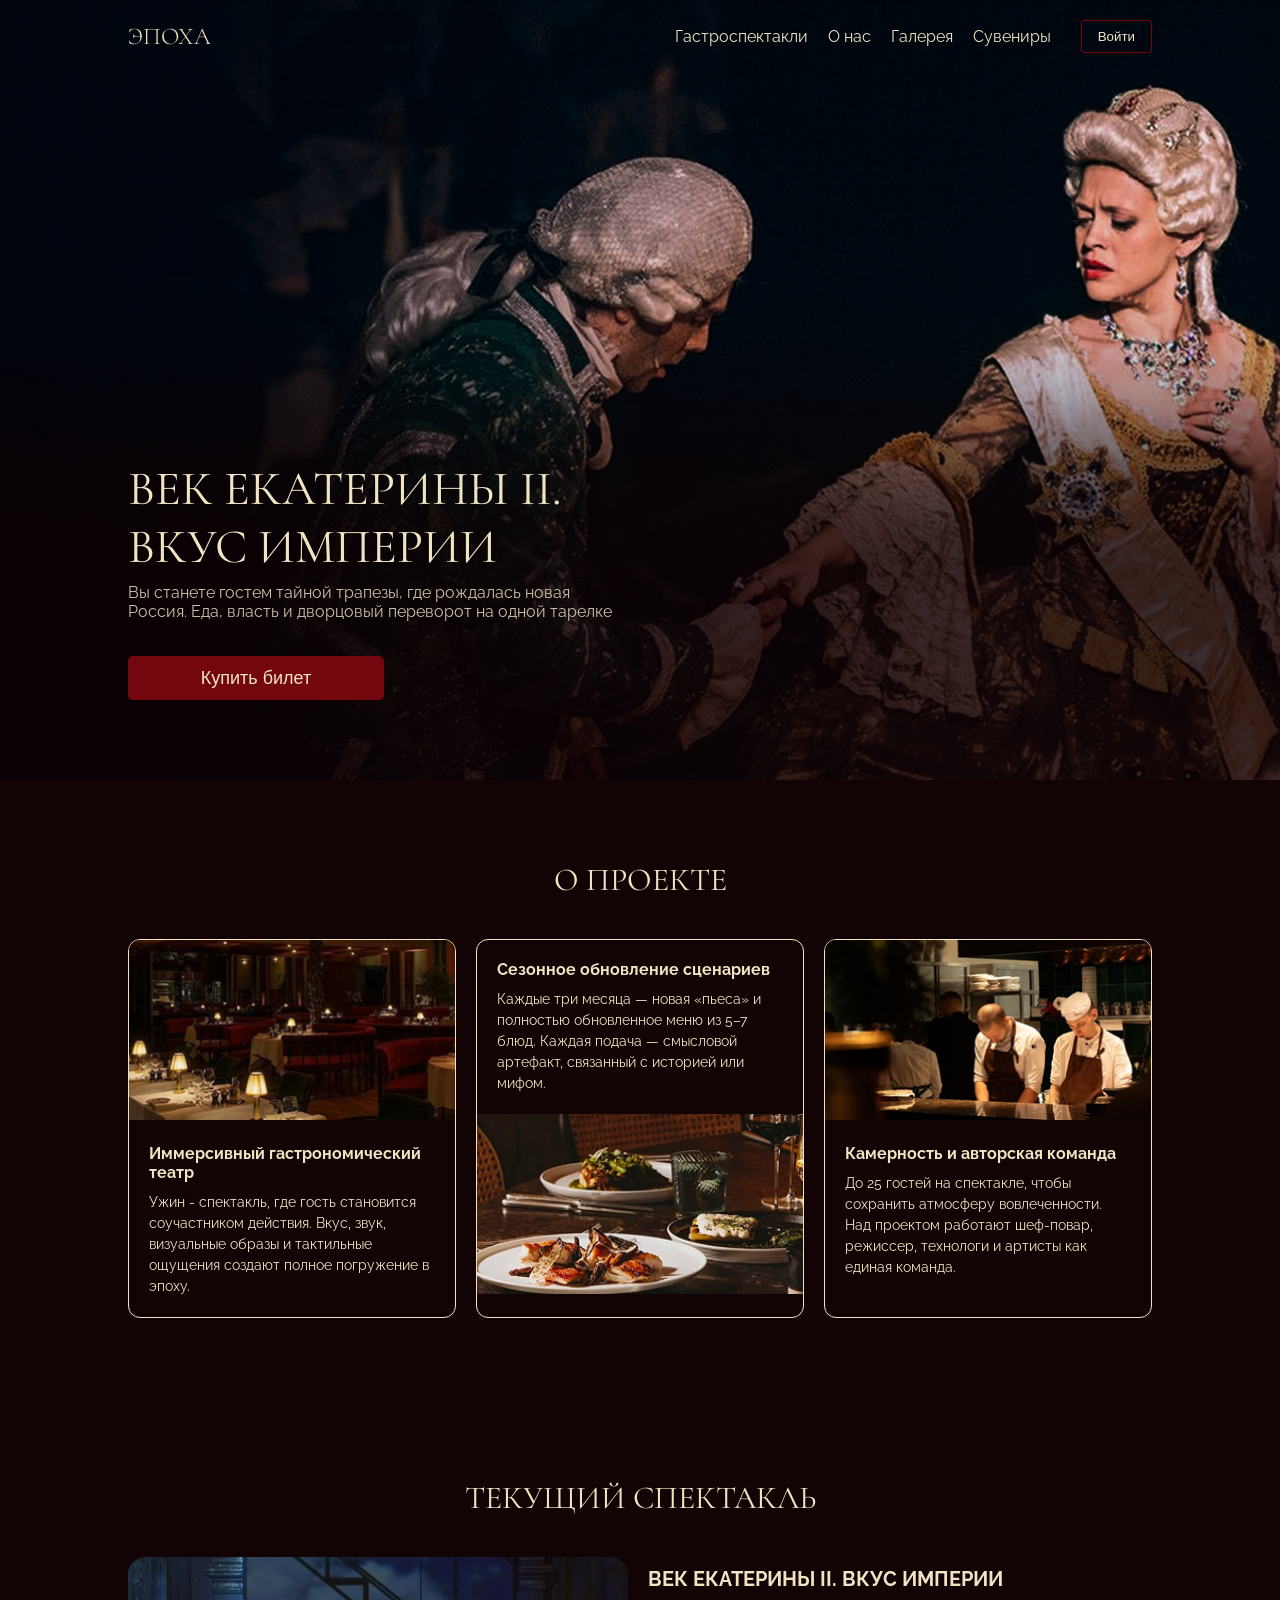
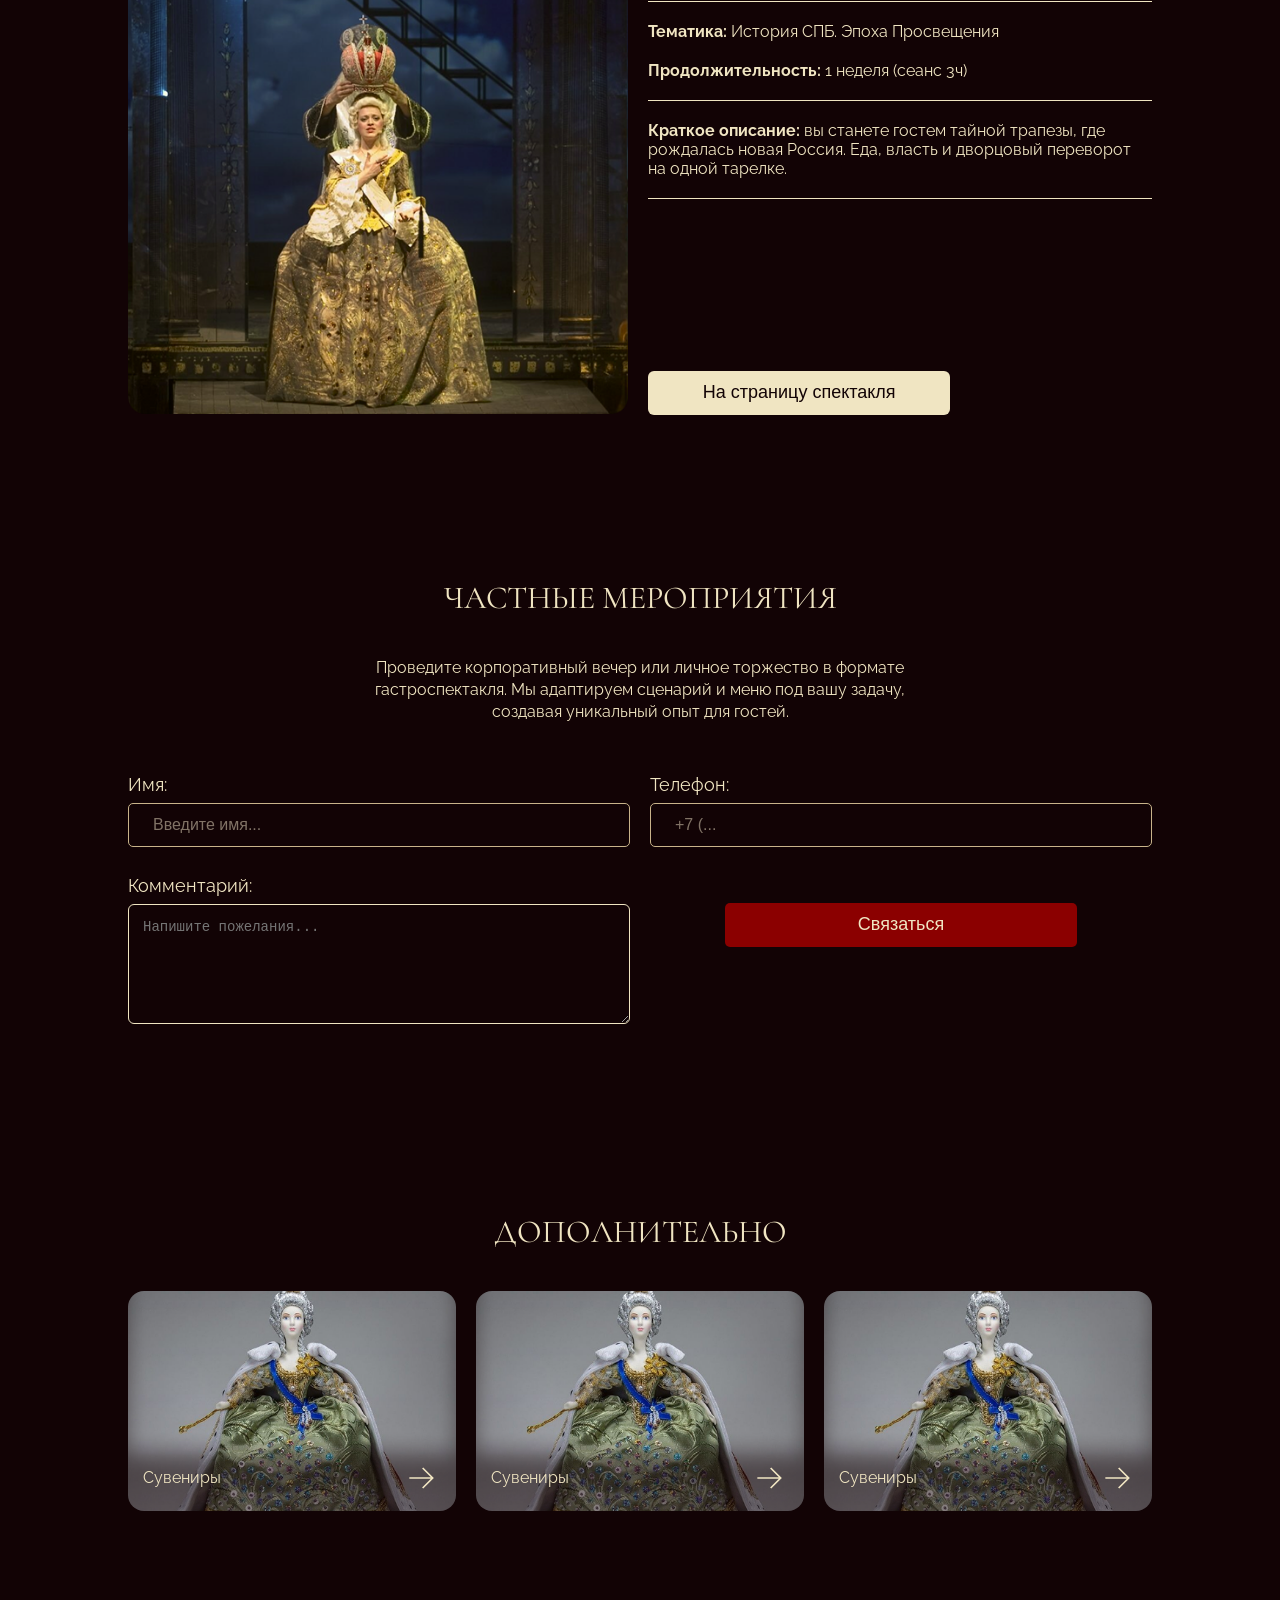
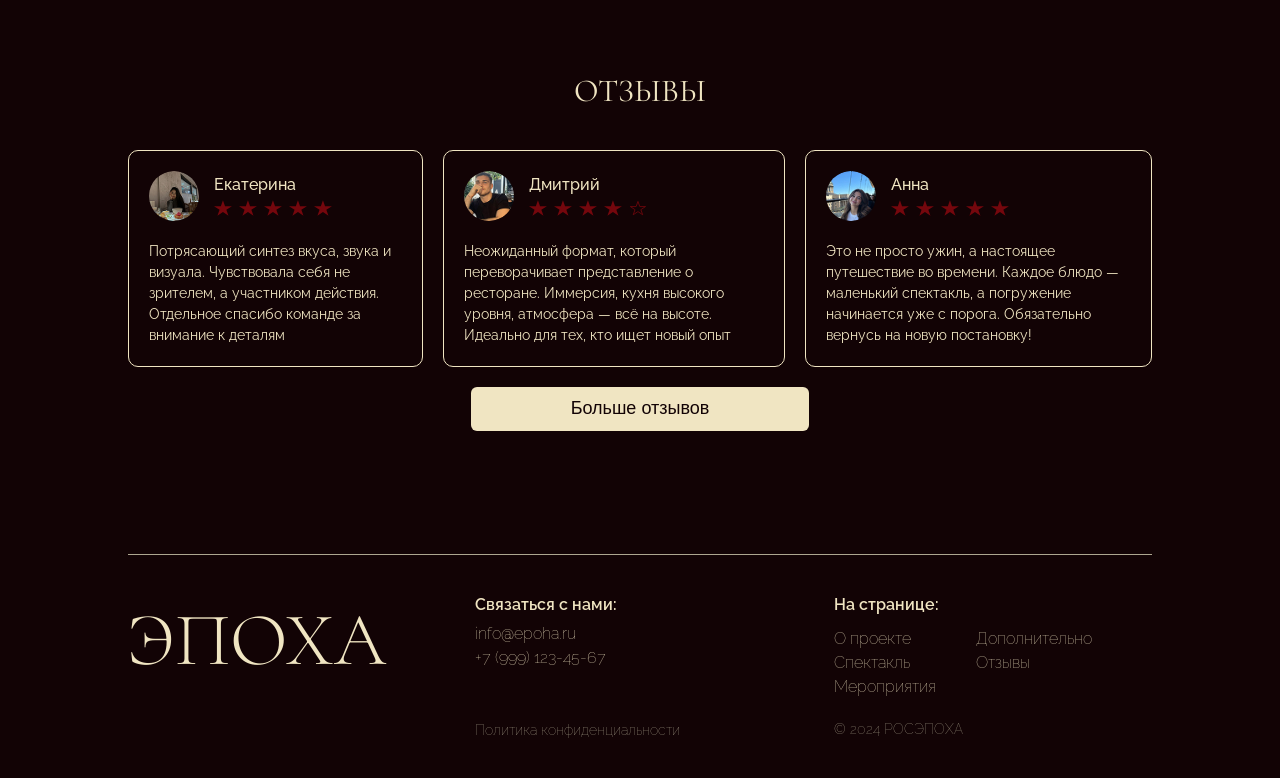
<file: index.html>
<!DOCTYPE html>
<html lang="ru">
<head>
  <meta charset="UTF-8">
  <title>Эпоха</title>
  <link rel="stylesheet" href="css/c.css">
  <link rel="preconnect" href="https://fonts.googleapis.com">
  <link rel="preconnect" href="https://fonts.gstatic.com" crossorigin>
  <link href="https://fonts.googleapis.com/css2?family=Cormorant+Garamond:ital,wght@0,300..700;1,300..700&family=Raleway:ital,wght@0,100..900;1,100..900&display=swap" rel="stylesheet">
</head>
<body>

<header class="header" style="position: absolute;">
  <div class="container nav">
    <div class="logo" onclick="window.location.href='index.html'">ЭПОХА</div>

    <button class="burger" id="burgerBtn">
      <span></span>
      <span></span>
      <span></span>
    </button>


    <div class="mobile-menu" id="mobileMenu">

      <nav class="menu">
        <a href="index3.html">Гастроспектакли</a>
        <a href="index2.html">О нас</a>
        <a href="#">Галерея</a>
        <a href="#">Сувениры</a>
      </nav>

      <button class="btn-outline">
        Войти
      </button>

    </div>
  </div>
</header>

<section class="hero">
  <div class="container hero-content">
    <h1>ВЕК ЕКАТЕРИНЫ II.<br>ВКУС ИМПЕРИИ</h1>
    <p>Вы станете гостем тайной трапезы, где рождалась новая Россия. 
      Еда, власть и дворцовый переворот на одной тарелке</p>
    <button class="btn" onclick="window.location.href='index4.html'">Купить билет</button>
  </div>
</section>

<section class="about">
  <div class="container">
    <h2 class="title">О ПРОЕКТЕ</h2>

    <div class="about-cards">

      <article class="about-card">
        <img src="img/2.png" alt="img">
        <div class="card-content">
          <h3>Иммерсивный гастрономический театр</h3>
          <p>Ужин - спектакль, где гость становится соучастником действия. Вкус, звук, визуальные образы и тактильные ощущения создают полное погружение в эпоху.</p>
        </div>
      </article>

      <article class="about-card">
        <div class="card-content">
          <h3>Сезонное обновление сценариев</h3>
          <p>Каждые три месяца — новая «пьеса» и полностью обновленное меню из 5–7 блюд. Каждая подача — смысловой артефакт, связанный с историей или мифом.</p>
        </div>
        <img src="img/3.png" alt="img">
      </article>

      <article class="about-card">
        <img src="img/4.png" alt="img">
        <div class="card-content">
          <h3>Камерность и авторская команда</h3>
          <p>До 25 гостей на спектакле, чтобы сохранить атмосферу вовлеченности. Над проектом работают шеф-повар, режиссер, технологи и артисты как единая команда.</p>
        </div>
      </article>

    </div>
  </div>
</section>


<section class="performance">
  <div class="container">
    <h2 class="title">ТЕКУЩИЙ СПЕКТАКЛЬ</h2>

    <div class="performance-box">

      <div class="performance-image">
        <img src="img/5.png" alt="img">
      </div>

      <div class="performance-info">
        <div class="performance-top">
        <h3>ВЕК ЕКАТЕРИНЫ II. ВКУС ИМПЕРИИ</h3>

        <div class="line"></div>

        <p><strong>Тематика:</strong> История СПБ. Эпоха Просвещения</p>
        <p><strong>Продолжительность:</strong> 1 неделя (сеанс 3ч)</p>

        <div class="line"></div>

        <p>
          <strong>Краткое описание:</strong>
           вы станете гостем тайной трапезы, где рождалась новая Россия. Еда, власть и дворцовый переворот на одной тарелке.
        </p>

        <div class="line"></div>
        </div>

        <button class="btn-light" onclick="window.location.href='index4.html'">На страницу спектакля</button>
      </div>

    </div>
  </div>
</section>

<section class="events">
  <div class="container">

    <h2 class="title">ЧАСТНЫЕ МЕРОПРИЯТИЯ</h2>

    <p class="events-text">
      Проведите корпоративный вечер или личное торжество в формате гастроспектакля.
      Мы адаптируем сценарий и меню под вашу задачу, создавая уникальный опыт для гостей.
    </p>

    <form class="form">

      <div class="form-row">
        <div class="form-group">
          <label>Имя:</label>
          <input type="text" placeholder="Введите имя...">
        </div>

        <div class="form-group">
          <label>Телефон:</label>
          <input type="tel" placeholder="+7 (...">
        </div>
      </div>

      <div class="form-row">
        <div class="form-group ">
          <label>Комментарий:</label>
          <textarea placeholder="Напишите пожелания..."></textarea>
        </div>

        <div class="form-group">
          <button class="btn-form">Связаться</button>
        </div>
      </div>

    </form>

  </div>
</section>


<section class="extra">
  <div class="container">

    <h2 class="title">ДОПОЛНИТЕЛЬНО</h2>

    <div class="extra-cards">

      <div class="extra-card">
        <img src="img/6.png" alt="img">
        <div class="overlay">
          <span>Сувениры</span>
            <svg class="arrow-e" viewBox="0 0 24 24">
              <path d="M5 12H19M13 6L19 12L13 18"/>
            </svg>
        </div>
      </div>

      <div class="extra-card">
        <img src="img/6.png" alt="img">
        <div class="overlay">
          <span>Сувениры</span>
            <svg class="arrow-e" viewBox="0 0 24 24">
              <path d="M5 12H19M13 6L19 12L13 18"/>
            </svg>
        </div>
      </div>

      <div class="extra-card">
        <img src="img/6.png" alt="img">
        <div class="overlay">
          <span>Сувениры</span>
            <svg class="arrow-e" viewBox="0 0 24 24">
              <path d="M5 12H19M13 6L19 12L13 18"/>
            </svg>
        </div>
      </div>

    </div>


  </div>
</section>

<section class="reviews">
  <div class="container">
    <h2 class="title">ОТЗЫВЫ</h2>
    <div class="reviews-group">
    <div class="reviews-list">

      <div class="review-card">
        <div class="review-header">
          <img src="img/a1.png" alt="img" class="avatar">

          <div class="user-info">
            <div class="name">Екатерина</div>

            <div class="stars">
              <img src="img/з.svg" alt="img">
              <img src="img/з.svg" alt="img">
              <img src="img/з.svg" alt="img">
              <img src="img/з.svg" alt="img">
              <img src="img/з.svg" alt="img">
            </div>
          </div>
        </div>

        <p class="review-text">
          Потрясающий синтез вкуса, звука и визуала. Чувствовала себя не зрителем, а участником действия. Отдельное спасибо команде за внимание к деталям
        </p>

      </div>

      <div class="review-card">
        <div class="review-header">
          <img src="img/a2.png" alt="img" class="avatar">

          <div class="user-info">
            <div class="name">Дмитрий</div>
            <div class="stars">
              <img src="img/з.svg" alt="img">
              <img src="img/з.svg" alt="img">
              <img src="img/з.svg" alt="img">
              <img src="img/з.svg" alt="img">
              <img src="img/з2.svg" alt="img">
            </div>
          </div>
        </div>

        <p class="review-text">
          Неожиданный формат, который переворачивает представление о ресторане. Иммерсия, кухня высокого уровня, атмосфера — всё на высоте. Идеально для тех, кто ищет новый опыт 
        </p>
      </div>


      <div class="review-card">
        <div class="review-header">
          <img src="img/a3.png" alt="img" class="avatar">

          <div class="user-info">
            <div class="name">Анна</div>
            <div class="stars">
              <img src="img/з.svg" alt="img">
              <img src="img/з.svg" alt="img">
              <img src="img/з.svg" alt="img">
              <img src="img/з.svg" alt="img">
              <img src="img/з.svg" alt="img">
            </div>
          </div>
        </div>

        <p class="review-text">
          Это не просто ужин, а настоящее путешествие во времени. Каждое блюдо — маленький спектакль, а погружение начинается уже с порога. Обязательно вернусь на новую постановку!
        </p>
      </div>

    </div>

    <button class="btn-light">Больше отзывов</button>
    </div>
  </div>
</section>

<footer class="footer">
  <div class="container">
    <div class="footer-line"></div>
    <div class="footer-content">

      <div class="footer-col logo-col">
        <div class="logo-footer">ЭПОХА</div>
      </div>

      <div class="footer-col">
        <h4>Связаться с нами:</h4>
        <p>info@epoha.ru</p>
        <p>+7 (999) 123-45-67</p>
        <p class="policy">Политика конфиденциальности</p>
      </div>

      <div class="footer-col">
        <h4>На странице:</h4>

        <div class="footer-links">

          <div class="links-col">
            <a href="#">О проекте</a>
            <a href="#">Спектакль</a>
            <a href="#">Мероприятия</a>
          </div>

          <div class="links-col">
            <a href="#">Дополнительно</a>
            <a href="#">Отзывы</a>
          </div>

        </div>

        <p class="copyright">© 2024 РОСЭПОХА</p>
      </div>

    </div>

  </div>
</footer>
<script src="js/menu.js"></script>
</body>
</html>
</file>
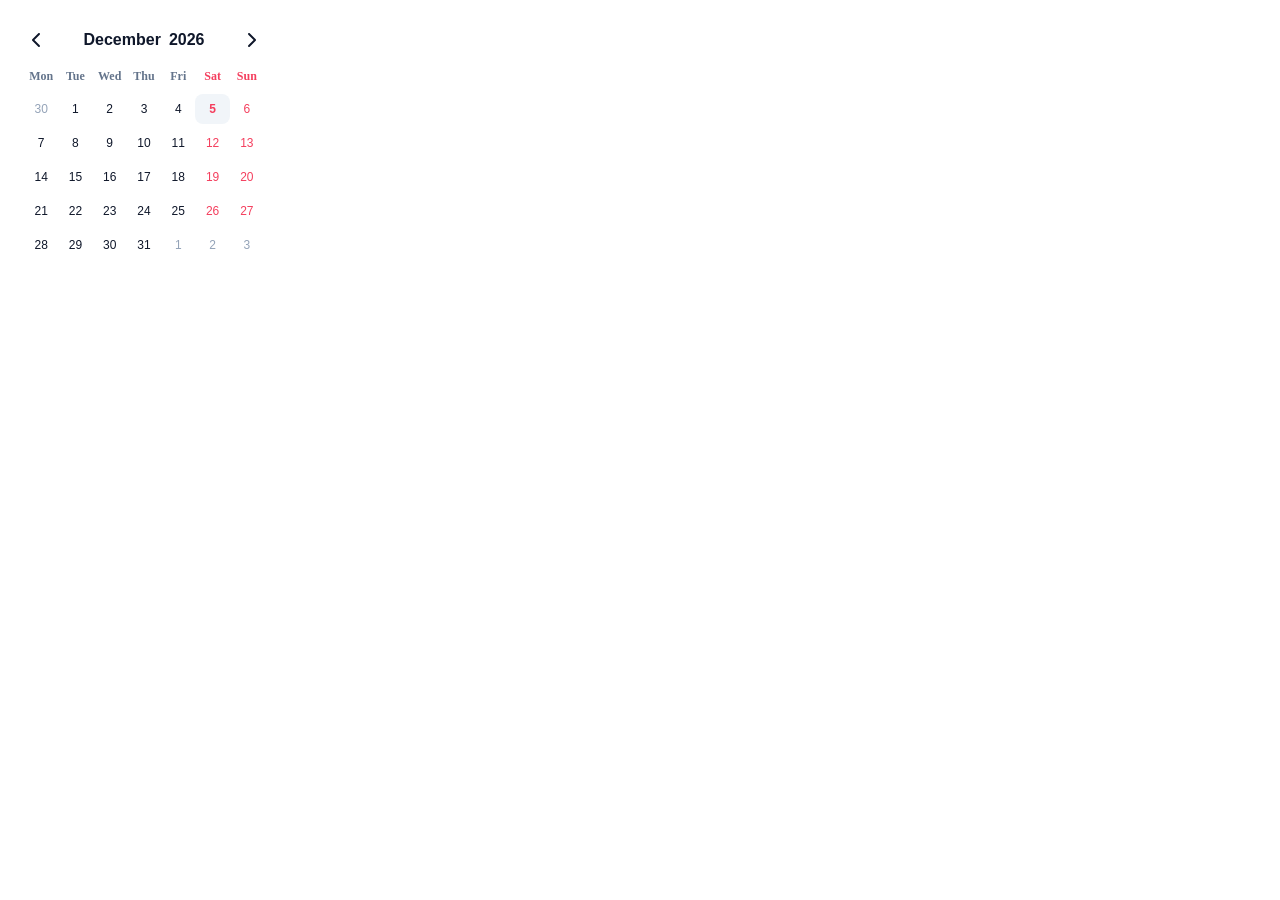
<file: calendar/index.html>
<!doctype html>
<html lang="en">
  <head>
    <meta charset="UTF-8" />
    <meta name="viewport" content="width=device-width, initial-scale=1.0" />
    <title>The Vanilla Calendar Pro is a versatile JavaScript date and time picker component with TypeScript support, making it compatible with any JavaScript frameworks and libraries.</title>
    <link href="./styles/index.css" rel="stylesheet" />
    <script src="./utils/index.js" defer></script>
    <script src="./index.js" defer></script>
  </head>
  <body style="display: flex; justify-items: flex-start">
    <div id="calendar"></div>
    <script>
      document.addEventListener('DOMContentLoaded', () => {
        // Destructuring the Calendar constructor and its utilities.
        const { Calendar } = window.VanillaCalendarPro;
        const { getDateString } = window.VanillaCalendarProUtils;

        // Instantiate the calendar and initialize it.
        const calendar = new Calendar('#calendar');
        calendar.init();

        // Create logs for demonstration.
        console.log('A copy of the calendar:', calendar);
        console.log('Date string conversion utility:', getDateString(new Date()));
      });
    </script>
  </body>
</html>
</file>
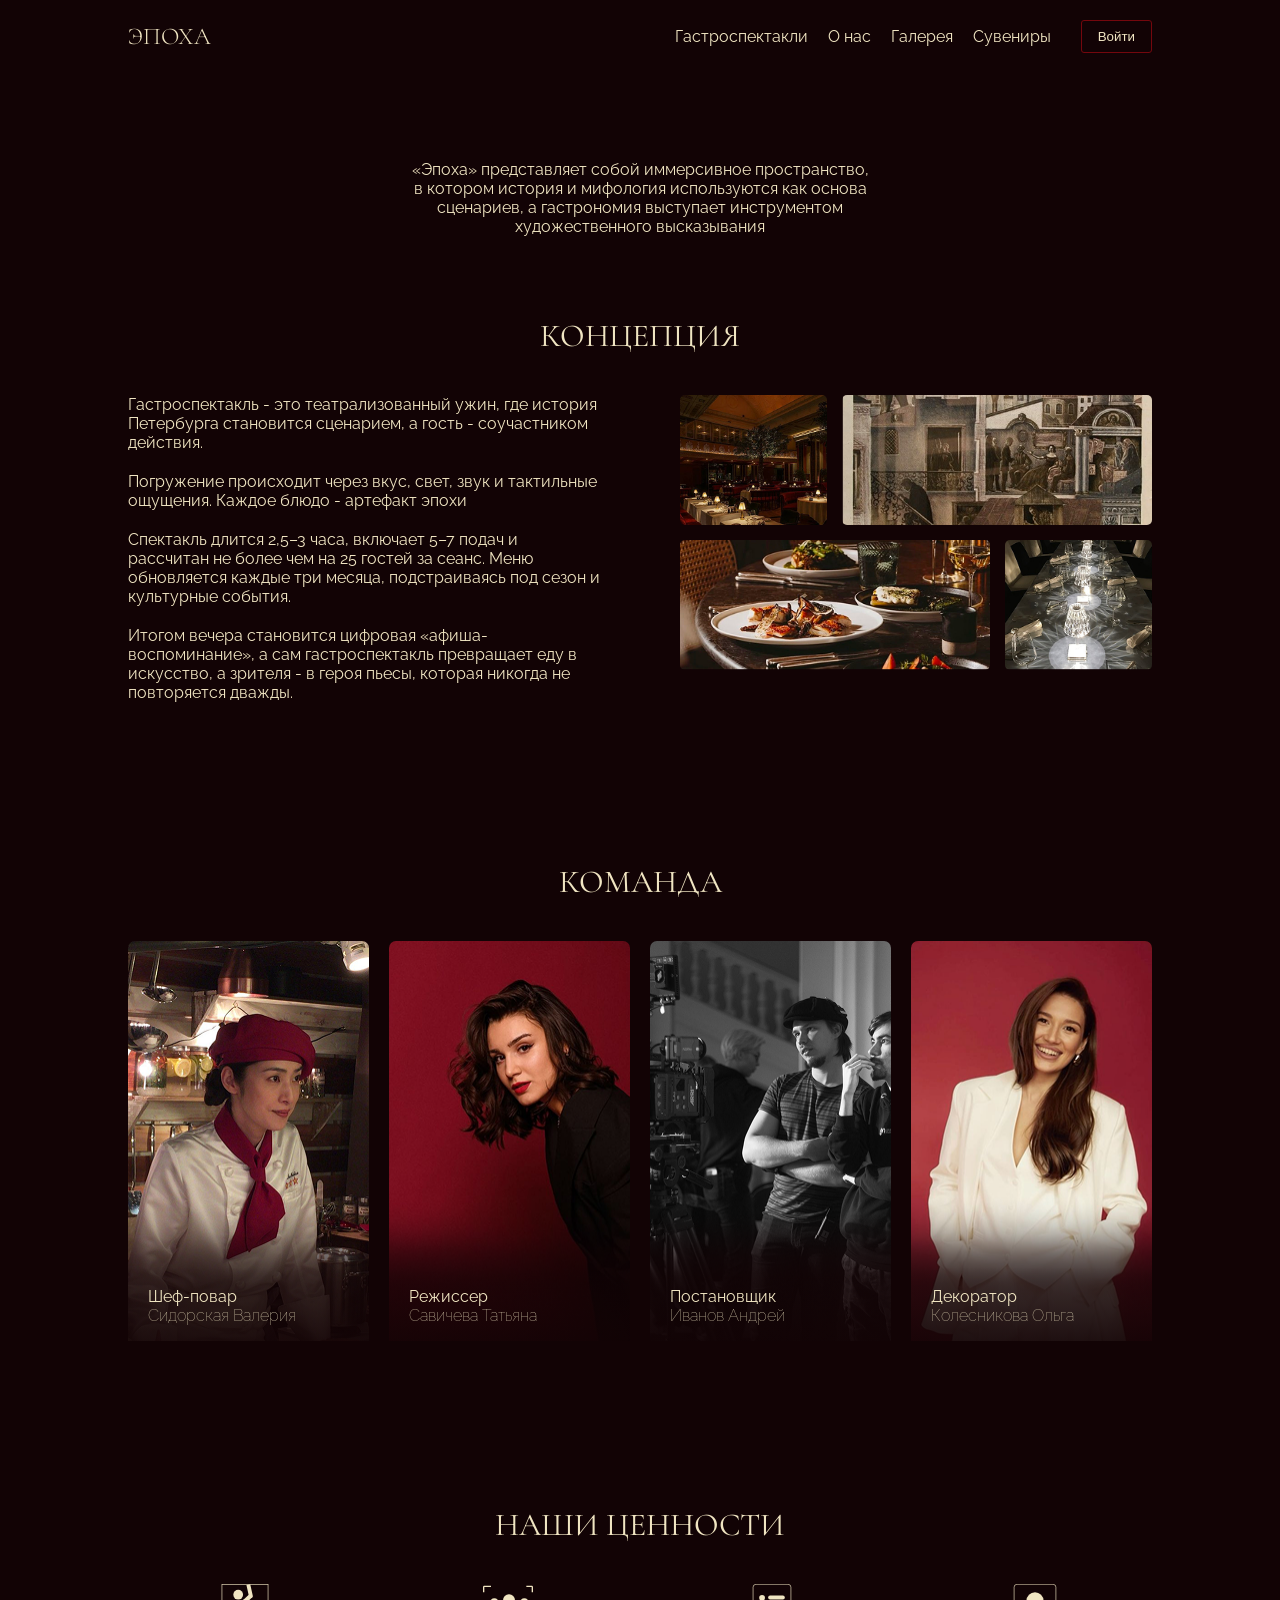
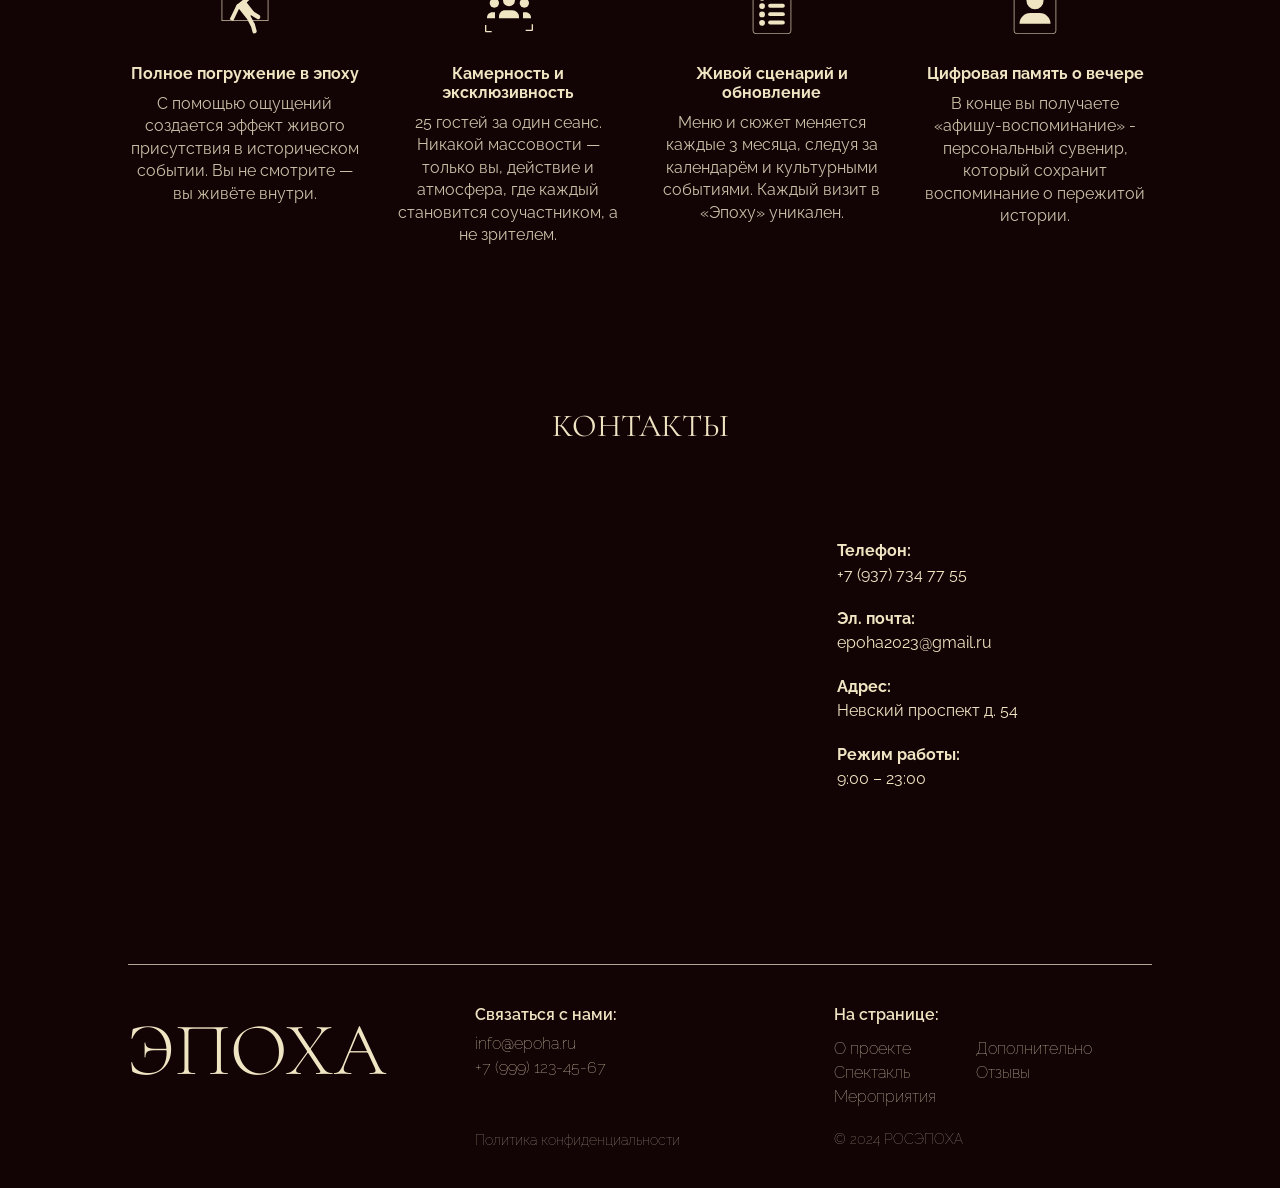
<file: index2.html>
<!DOCTYPE html>
<html lang="ru">
<head>
  <meta charset="UTF-8">
  <title>Эпоха</title>
  <link rel="stylesheet" href="css/c.css">
  <link rel="preconnect" href="https://fonts.googleapis.com">
  <link rel="preconnect" href="https://fonts.gstatic.com" crossorigin>
  <link href="https://fonts.googleapis.com/css2?family=Cormorant+Garamond:ital,wght@0,300..700;1,300..700&family=Raleway:ital,wght@0,100..900;1,100..900&display=swap" rel="stylesheet">
</head>
<body>

<header class="header" style="position: absolute;">
  <div class="container nav">
    <div class="logo" onclick="window.location.href='index.html'">ЭПОХА</div>

    <button class="burger" id="burgerBtn">
      <span></span>
      <span></span>
      <span></span>
    </button>


    <div class="mobile-menu" id="mobileMenu">

      <nav class="menu">
        <a href="index3.html">Гастроспектакли</a>
        <a href="index2.html">О нас</a>
        <a href="#">Галерея</a>
        <a href="#">Сувениры</a>
      </nav>

      <button class="btn-outline">
        Войти
      </button>

    </div>
  </div>
</header>

<section class="concept">
  <div class="container">
    <p class="top-text">
      «Эпоха» представляет собой иммерсивное пространство, в котором история и мифология используются как основа сценариев, 
        а гастрономия выступает инструментом художественного высказывания
    </p>

    <h2 class="title">КОНЦЕПЦИЯ</h2>

    <div class="concept-grid">
      <div class="concept-text">
        <p>Гастроспектакль - это театрализованный ужин, где история Петербурга становится сценарием, а гость - соучастником действия.</p>
        <p>Погружение происходит через вкус, свет, звук и тактильные ощущения. Каждое блюдо - артефакт эпохи</p>
        <p>Спектакль длится 2,5–3 часа, включает 5–7 подач и рассчитан не более чем на 25 гостей за сеанс. Меню обновляется каждые три месяца, подстраиваясь под сезон и культурные события.</p>
        <p>Итогом вечера становится цифровая «афиша-воспоминание», а сам гастроспектакль превращает еду в искусство, а зрителя - в героя пьесы, которая никогда не повторяется дважды.</p>
      </div>

      <div class="concept-images">
        <img src="img/к1.png" alt="img" class="img1">
        <img src="img/к2.png" alt="img" class="img2">
        <img src="img/к3.png" alt="img" class="img3">
        <img src="img/к4.png" alt="img" class="img4">
      </div>

    </div>

  </div>
</section>


<section class="team">
  <div class="container">
    <h2 class="title">КОМАНДА</h2>

    <div class="team-grid">
      <div class="team-card">
        <img src="img/ком1.png" alt="img">
        <div class="overlay2">
          <p>Шеф-повар</p>
          <span>Сидорская Валерия</span>
        </div>
      </div>

      <div class="team-card">
        <img src="img/ком2.png" alt="img">
        <div class="overlay2">
          <p>Режиссер</p>
          <span>Савичева Татьяна</span>
        </div>
      </div>

      <div class="team-card">
        <img src="img/ком3.png" alt="img">
        <div class="overlay2">
          <p>Постановщик</p>
          <span>Иванов Андрей</span>
        </div>
      </div>

      <div class="team-card">
        <img src="img/ком4.png" alt="img">
        <div class="overlay2">
          <p>Декоратор</p>
          <span>Колесникова Ольга</span>
        </div>
      </div>

    </div>
  </div>
</section>


<section class="values">
  <div class="container">
    <h2 class="title">НАШИ ЦЕННОСТИ</h2>

    <div class="values-grid">
      <div class="value-item">
        <img src="img/икон1.svg" alt="img" class="icon">
        <h4>Полное погружение в эпоху</h4>
        <p>С помощью ощущений создается эффект живого присутствия в историческом событии. Вы не смотрите — вы живёте внутри.</p>
      </div>

      <div class="value-item">
        <img src="img/икон2.svg" alt="img" class="icon">
        <h4>Камерность и эксклюзивность</h4>
        <p>25 гостей за один сеанс. Никакой массовости — только вы, действие и атмосфера, где каждый становится соучастником, а не зрителем.</p>
      </div>

      <div class="value-item">
        <img src="img/икон3.svg" alt="img" class="icon">
        <h4>Живой сценарий и обновление</h4>
        <p>Меню и сюжет меняется каждые 3 месяца, следуя за календарём и культурными событиями. Каждый визит в «Эпоху» уникален.</p>
      </div>

      <div class="value-item">
        <img src="img/икон4.svg" alt="img" class="icon">
        <h4>Цифровая память о вечере</h4>
        <p>В конце вы получаете «афишу-воспоминание» - персональный  сувенир, который сохранит воспоминание  о пережитой истории.</p>
      </div>
    </div>
  </div>
</section>


<section class="contacts">
  <div class="container">
    <h2 class="title">КОНТАКТЫ</h2>

    <div class="contacts-grid">

      <div class="map">
        <iframe src="https://yandex.ru/map-widget/v1/?indoorLevel=1&ll=30.336790%2C59.934375&mode=search&ol=geo&ouri=ymapsbm1%3A%2F%2Fgeo%3Fdata%3DCgg1NzQyMzc4OBJQ0KDQvtGB0YHQuNGPLCDQodCw0L3QutGCLdCf0LXRgtC10YDQsdGD0YDQsywg0J3QtdCy0YHQutC40Lkg0L_RgNC-0YHQv9C10LrRgiwgNTQiCg29sfJBFc28b0I%2C&z=16.71" width="560" height="400
        " frameborder="1" allowfullscreen="true" style="position:relative;"></iframe>
      </div>

      <div class="contacts-info">
        <p><strong>Телефон:</strong><br>+7 (937) 734 77 55</p>
        <p><strong>Эл. почта:</strong><br>epoha2023@gmail.ru</p>
        <p><strong>Адрес:</strong><br>Невский проспект д. 54</p>
        <p><strong>Режим работы:</strong><br>9:00 – 23:00</p>
      </div>

    </div>
  </div>
</section>


<footer class="footer">
  <div class="container">
    <div class="footer-line"></div>
    <div class="footer-content">

      <div class="footer-col logo-col">
        <div class="logo-footer">ЭПОХА</div>
      </div>

      <div class="footer-col">
        <h4>Связаться с нами:</h4>
        <p>info@epoha.ru</p>
        <p>+7 (999) 123-45-67</p>
        <p class="policy">Политика конфиденциальности</p>
      </div>

      <div class="footer-col">
        <h4>На странице:</h4>

        <div class="footer-links">

          <div class="links-col">
            <a href="#">О проекте</a>
            <a href="#">Спектакль</a>
            <a href="#">Мероприятия</a>
          </div>

          <div class="links-col">
            <a href="#">Дополнительно</a>
            <a href="#">Отзывы</a>
          </div>

        </div>

        <p class="copyright">© 2024 РОСЭПОХА</p>
      </div>

    </div>

  </div>
</footer>
<script src="js/menu.js"></script>
</body>
</html>
</file>
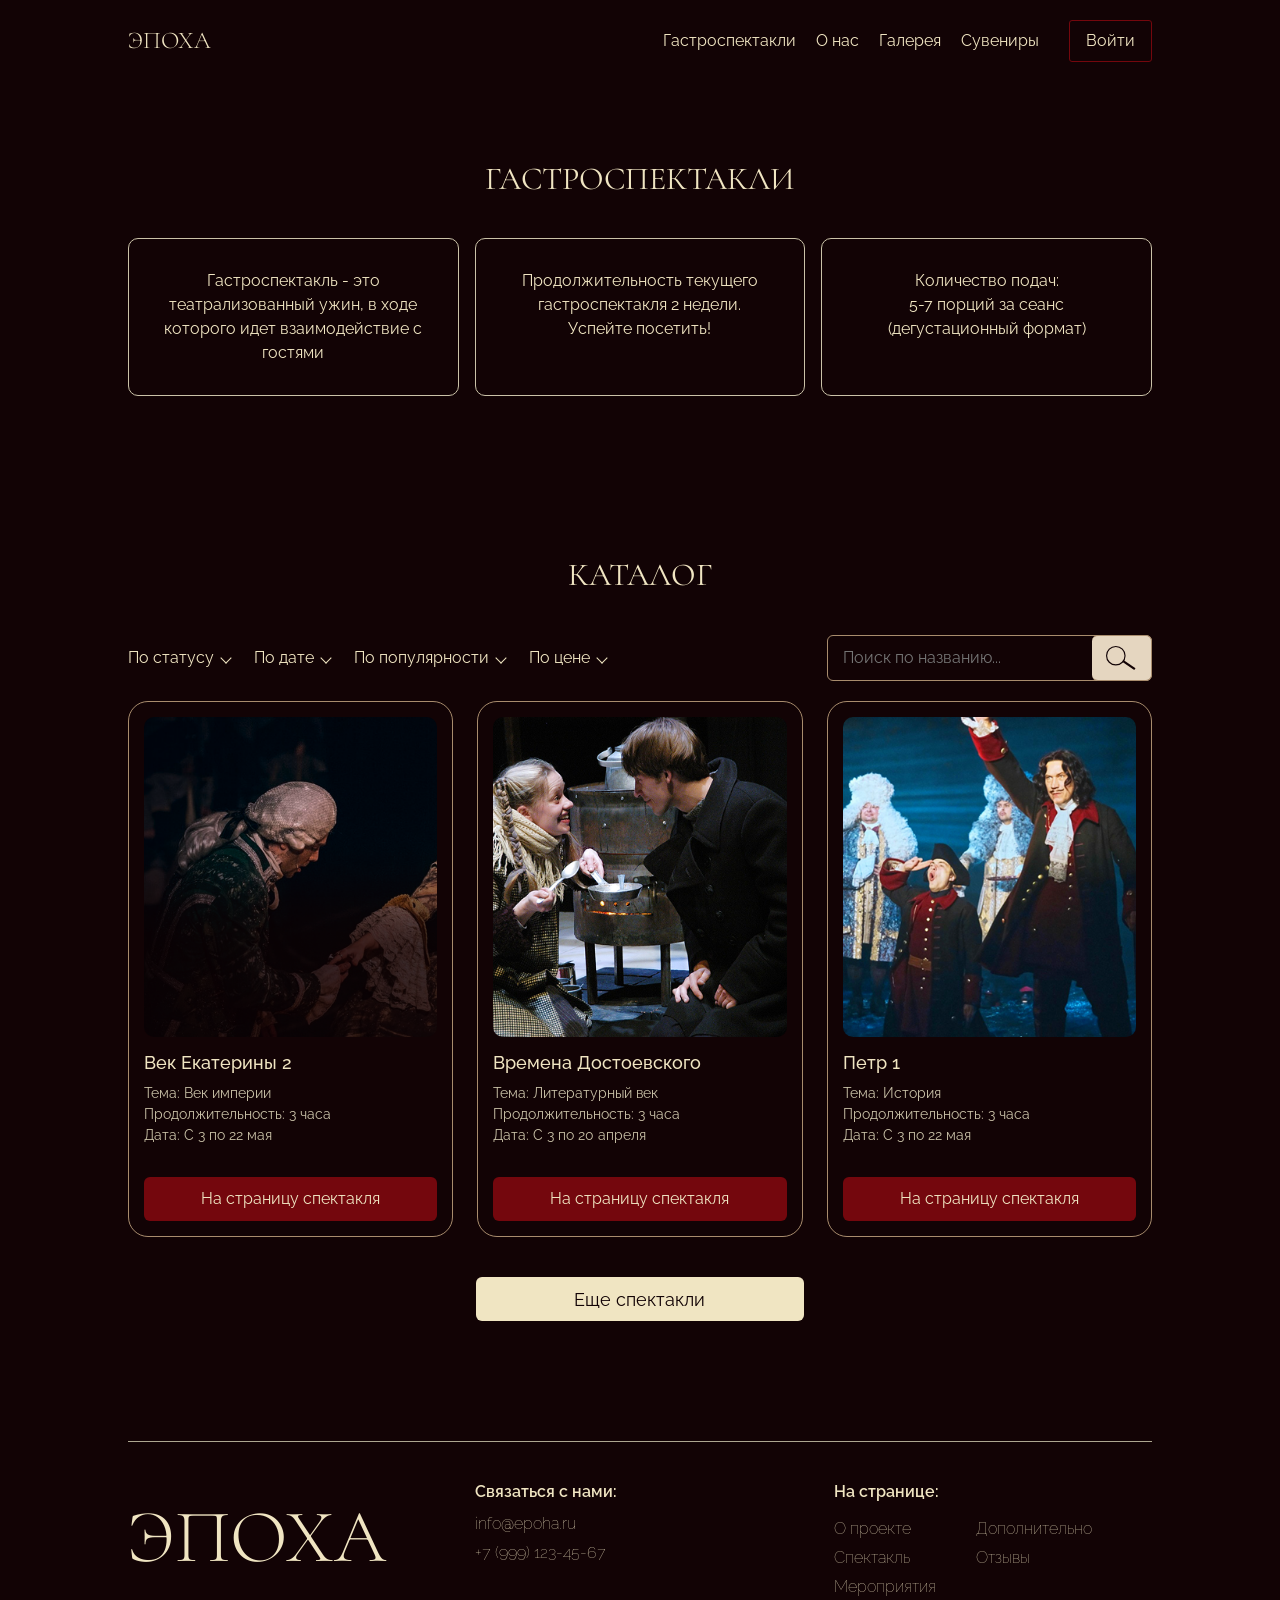
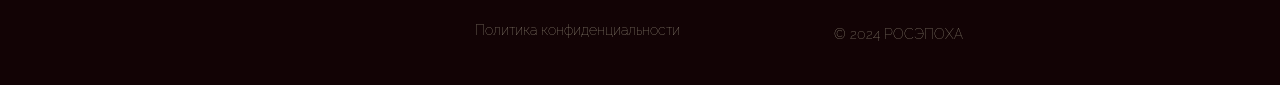
<file: index3.html>
<!DOCTYPE html>
<html lang="ru">
<head>
  <meta charset="UTF-8">
  <title>Эпоха</title>
  <link href="css/bootstrap.min.css" rel="stylesheet">

  <link rel="preconnect" href="https://fonts.googleapis.com">
  <link rel="preconnect" href="https://fonts.gstatic.com" crossorigin>
  <link href="https://fonts.googleapis.com/css2?family=Cormorant+Garamond:ital,wght@0,300..700;1,300..700&family=Raleway:ital,wght@0,100..900;1,100..900&display=swap" rel="stylesheet">
  <link rel="stylesheet" href="css/c.css">
</head>
<body>

<header class="header" style="position: absolute;">
  <div class="container nav">
    <div class="logo" onclick="window.location.href='index.html'">ЭПОХА</div>

    <button class="burger" id="burgerBtn">
      <span></span>
      <span></span>
      <span></span>
    </button>


    <div class="mobile-menu" id="mobileMenu">

      <nav class="menu">
        <a href="index3.html">Гастроспектакли</a>
        <a href="index2.html">О нас</a>
        <a href="#">Галерея</a>
        <a href="#">Сувениры</a>
      </nav>

      <button class="btn-outline">
        Войти
      </button>

    </div>
  </div>
</header>

<section class="gastro">
  <div class="container">
    <h2 class="title">ГАСТРОСПЕКТАКЛИ</h2>
    <div class="row g-3">
      <div class=" col-md-4">
        <div class="punkt">
          <p>Гастроспектакль - это театрализованный ужин, в ходе которого идет взаимодействие с гостями</p>
        </div>
      </div>
      <div class=" col-md-4">
        <div class="punkt">
          <p>Продолжительность текущего гастроспектакля 2 недели. Успейте посетить!</p>
        </div>
      </div>
      <div class="col-md-4">
        <div class="punkt">
          <p>Количество подач: <br>5-7 порций за сеанс <br> (дегустационный формат)</p>
        </div>
      </div>
    </div>
  </div>
</section>

<section class="katalog">
  <div class="container">
    <h2 class="title">КАТАЛОГ</h2>
      <div class="row align-items-center filters">

          <div class="col-md-8 d-flex gap-4 flex-wrap">

            <div class="dropdown">
              <button class="filter-btn" data-bs-toggle="dropdown">
                По статусу <span class="arrow"></span>
              </button>
              <ul class="dropdown-menu custom-dropdown">
                <li>
                  <a
                    class="dropdown-item filter-option"
                    data-type="status"
                    data-value="all"
                    href="#"
                  >Все</a>
                </li>

                <li>
                  <a
                    class="dropdown-item filter-option"
                    data-type="status"
                    data-value="active"
                    href="#"
                  >Активные</a>
                </li>

                <li>
                  <a
                    class="dropdown-item filter-option"
                    data-type="status"
                    data-value="archive"
                    href="#"
                  >Архив</a>
                </li>
              </ul>
            </div>

            <div class="dropdown">
              <button class="filter-btn" data-bs-toggle="dropdown">
                По дате <span class="arrow"></span>
              </button>
              <ul class="dropdown-menu custom-dropdown">
                <li>
                  <a
                    class="dropdown-item filter-option active-filter"
                    data-type="date"
                    data-value="all"
                    href="#"
                  >Все</a>
                </li>

                <li>
                  <a
                    class="dropdown-item filter-option"
                    data-type="date"
                    data-value="may"
                    href="#"
                  >Май</a>
                </li>

                <li>
                  <a
                    class="dropdown-item filter-option"
                    data-type="date"
                    data-value="april"
                    href="#"
                  >Апрель</a>
                </li>

                <li>
                  <a
                    class="dropdown-item filter-option"
                    data-type="date"
                    data-value="june"
                    href="#"
                  > Июнь</a>
                </li>
              </ul>
            </div>

            <div class="dropdown">
              <button class="filter-btn" data-bs-toggle="dropdown">
                По популярности <span class="arrow"></span>
              </button>
              <ul class="dropdown-menu custom-dropdown">
                <li>
                  <a
                    class="dropdown-item filter-option active-filter"
                    data-type="popular"
                    data-value="all"
                    href="#"
                  >Все</a>
                </li>

                <li>
                  <a
                    class="dropdown-item filter-option"
                    data-type="popular"
                    data-value="popular"
                    href="#"
                  >Популярные</a>
                </li>

                <li>
                  <a
                    class="dropdown-item filter-option"
                    data-type="popular"
                    data-value="new"
                    href="#"
                  > Новые</a>
                </li>
              </ul>
            </div>

            <div class="dropdown">
              <button class="filter-btn" data-bs-toggle="dropdown">
                По цене <span class="arrow"></span>
              </button>
              <ul class="dropdown-menu custom-dropdown">
                <li>
                  <a
                    class="dropdown-item filter-option active-filter"
                    data-type="price"
                    data-value="all"
                    href="#"
                  > Все</a>
                </li>

                <li>
                  <a
                    class="dropdown-item filter-option"
                    data-type="price"
                    data-value="high"
                    href="#"
                  >Дорогие</a>
                </li>

                <li>
                  <a
                    class="dropdown-item filter-option"
                    data-type="price"
                    data-value="low"
                    href="#"
                  >Дешевые</a>
                </li>
              </ul>
            </div>

          </div>


          <div class="col-md-4">
            <div class="search">
              <input type="text" id="searchInput" placeholder="Поиск по названию...">
                <button class="search-btn">
                  <img src="img/poisk.svg" alt="img" alt="">
                </button>
            </div>
          </div>
        
      </div>





      <div class="row g-4 catalog-row">
        <div class="col-md-4 catalog-item active may popular high">
          <div class="catalog-card">

            <img src="img/1.png" alt="img" class="catalog-img">

            <div class="catalog-body">
              <h5 class="catalog-title">
                Век Екатерины 2
              </h5>

              <p class="catalog-text">
                Тема: Век империи<br>
                Продолжительность: 3 часа<br>
                Дата: С 3 по 22 мая
              </p>
            </div>

            <button class="catalog-btn" onclick="window.location.href='index.html'">
              На страницу спектакля
            </button>

          </div>
        </div>


        <div class="col-md-4 catalog-item archive april new low">
          <div class="catalog-card">

            <img src="img/c-2.png" alt="img" class="catalog-img">

            <div class="catalog-body">
              <h5 class="catalog-title">
                Времена Достоевского
              </h5>

              <p class="catalog-text">
                Тема: Литературный век<br>
                Продолжительность: 3 часа<br>
                Дата: С 3 по 20 апреля
              </p>
            </div>

            <button class="catalog-btn">
              На страницу спектакля
            </button>

          </div>
        </div>


        <div class="col-md-4 catalog-item active may popular high">
          <div class="catalog-card">

            <img src="img/c-3.png" alt="img" class="catalog-img">

            <div class="catalog-body">
              <h5 class="catalog-title">
                Петр 1
              </h5>

              <p class="catalog-text">
                Тема: История<br>
                Продолжительность: 3 часа<br>
                Дата: С 3 по 22 мая
              </p>
            </div>

            <button class="catalog-btn">
              На страницу спектакля
            </button>

          </div>
        </div>


        <div class="col-md-4 catalog-item archive june new low">
          <div class="catalog-card">

            <img src="img/c-4.png" alt="img" class="catalog-img">

            <div class="catalog-body">
              <h5 class="catalog-title">
                Пандемия
              </h5>

              <p class="catalog-text">
                Тема: Мировая угроза<br>
                Продолжительность: 3 часа<br>
                Дата: С 1 по 12 июля
              </p>
            </div>

            <button class="catalog-btn">
              На страницу спектакля
            </button>

          </div>
        </div>


        <div class="col-md-4 catalog-item active may popular high">
          <div class="catalog-card">

            <img src="img/c-5.png" alt="img" class="catalog-img">

            <div class="catalog-body">
              <h5 class="catalog-title">
                Сельская жизнь
              </h5>

              <p class="catalog-text">
                Тема: Средние века<br>
                Продолжительность: 3 часа<br>
                Дата: С 3 по 22 мая
              </p>
            </div>

            <button class="catalog-btn">
              На страницу спектакля
            </button>

          </div>
        </div>


        <div class="col-md-4 catalog-item archive august new low">
          <div class="catalog-card">

            <img src="img/c-6.png" alt="img" class="catalog-img">

            <div class="catalog-body">
              <h5 class="catalog-title">
                Благотворительный сеанс
              </h5>

              <p class="catalog-text">
                Тема: Участие гостя<br>
                Продолжительность: 3 часа<br>
                Дата: С 5 по 11 август
              </p>
            </div>

            <button class="catalog-btn">
              На страницу спектакля
            </button>

          </div>
        </div>
      </div>


      <div class="show-wrapper">
        <button class="esho-btn" id="showMoreBtn">
          Еще спектакли
        </button>
      </div>
</section>

<footer class="footer">
  <div class="container">
    <div class="footer-line"></div>
    <div class="footer-content">

      <div class="footer-col logo-col">
        <div class="logo-footer">ЭПОХА</div>
      </div>

      <div class="footer-col">
        <h4>Связаться с нами:</h4>
        <p>info@epoha.ru</p>
        <p>+7 (999) 123-45-67</p>
        <p class="policy">Политика конфиденциальности</p>
      </div>

      <div class="footer-col">
        <h4>На странице:</h4>

        <div class="footer-links">

          <div class="links-col">
            <a href="#">О проекте</a>
            <a href="#">Спектакль</a>
            <a href="#">Мероприятия</a>
          </div>

          <div class="links-col">
            <a href="#">Дополнительно</a>
            <a href="#">Отзывы</a>
          </div>

        </div>

        <p class="copyright">© 2024 РОСЭПОХА</p>
      </div>

    </div>

  </div>
</footer>

<script src="https://cdn.jsdelivr.net/npm/bootstrap@5.3.0/dist/js/bootstrap.bundle.min.js"></script>
<script src="js/filtr.js"></script>
<script src="js/menu.js"></script>
</body>
</html>
</file>
<file: css/c.css>
* {
  margin: 0;
  padding: 0;
  box-sizing: border-box;
}

body {
  font-family: "Raleway", sans-serif;
  background: #120305;
  color: #F0E5C2;
  font-size: 16px;
}

.container {
  width: 80%;
  margin: auto;
  padding: 0;
}

.logo{
  font-family: "Cormorant Garamond", serif;
  font-weight: 100;
  font-style: normal;
  font-size: 24px;
}
.logo:hover{
  color: #74070D;
}

.header {
  position: relative;
  top: 0;
  left: 0;
  width: 100%;
  z-index: 10;
  padding: 20px 0;

}

.burger {
  width: 40px;
  height: 40px;
  display: none;
  flex-direction: column;
  justify-content: center;
  gap: 6px;
  background: transparent;
  border: none;
  cursor: pointer;
}
.burger span {
  width: 100%;
  height: 2px;
  background: #F0E5C2;
  border-radius: 2px;
  transition: 0.3s;
}
.mobile-menu {
  display: flex;
  align-items: center;
  gap: 30px;
}


.nav {
  display: flex;
  justify-content: space-between;
  align-items: center;
}

.menu {
  display: flex;
  gap: 20px;
}

.menu a {
  color: #F0E5C2;
  text-decoration: none;
  font-weight: 400;
}
.menu a:hover{
  color: #74070D;
}

.btn-outline {
  border: 1px solid #74070D;
  border-radius: 3px;
  background: transparent;
  color: #F0E5C2;
  padding: 8px 16px;
  cursor: pointer;
}
.btn-outline:hover{
  background: #74070D;
}


.hero {
  min-height: 780px;
  background: url('../img/1.png') center/cover no-repeat;
  display: flex;
  justify-content: flex-start;
  align-items: flex-end;  
}

.hero-content {
  margin-bottom: 0px;
}

.hero h1 {
  font-family: "Cormorant Garamond", serif;
  font-weight: 400;
  font-style: normal;
  font-size: 48px;
  margin-bottom: 7px;
}

.hero p {
  margin-bottom: 35px;
  max-width: 500px;
  color: #CAC2A8;
}

.btn {
  background: #74070D;
  color: #F0E5C2;
  border: none;
  border-radius: 5px;
  cursor: pointer;
  font-size: 18px;
  width: 25%;
  height: 44px;
}


section {
  padding: 80px 0;
}

h2 {
  font-family: "Cormorant Garamond", serif;
  font-weight: 400;
  font-style: normal;
  text-align: center;
  margin-bottom: 40px;
  font-size: 32px;
}




.about-cards {
  display: flex;
  gap: 20px;
}

.about-card {
  flex: 1;
  border: 0.5px solid #F0E5C2;
  border-radius: 12px;
  overflow: hidden;
}

.about-card img {
  width: 100%;
  height: 180px;
  object-fit: cover;
}

.card-content {
  padding: 20px;
}

.card-content h3 {
  margin-bottom: 10px;
  font-size: 16px;
}

.card-content p {
  font-size: 14px;
  line-height: 1.5;
}




.performance-box {
  display: flex;
  gap: 20px;
  align-items: stretch;
}

.performance-image img {
  width: 100%;
  max-width: 500px;
  border-radius: 12px;
}

.performance-info {
  flex: 1;
  display: flex;
  flex-direction: column;
  justify-content: space-between;
}

.performance-info h3 {
  margin-top: 10px;
  font-size: 20px;
}

.performance-info p{
  padding: 10px 0px;
}

.line {
  height: 1px;
  background: #F0E5C2;
  margin: 10px 0;
}

.btn-light {
  font-size: 18px;
  background: #F0E5C2;
  color: #120305;
  border: none;
  border-radius: 6px;
  cursor: pointer;
  margin-bottom: 3px;
  width: 60%;
  height: 44px;
  transition: 0.3s;
}

.btn-light:hover{
  background: #74070D;
  color: #F0E5C2;
}




.events-text {
  text-align: center;
  max-width: 600px;
  margin: 0 auto 50px;
  line-height: 1.4;
}

.form {
  display: flex;
  flex-direction: column;
}

.form-row {
  display: flex;
  gap: 20px;
  align-items: flex-start;
}

.form-group {
  flex: 1;
  display: flex;
  flex-direction: column;
  gap: 10px;
}



input,
textarea {
  padding: 14px;
  background: transparent;
  border: 1px solid #F0E5C2;
  border-radius: 6px;
  color: #F0E5C2;
}

textarea {
  height: 120px;
  color: #97907b;
  font-size: 14px;
}

.btn-form {
  font-size: 18px;
  background: #8b0000;
  color: #F0E5C2;
  border: none;
  border-radius: 5px;
  cursor: pointer;
  align-self: center;
  margin-top: 28px;
  width: 70%;
  height: 44px;
  transition: 0.3s;
}
.btn-form:hover{
  background: #F0E5C2;
  color: #120305;
}




.extra-cards {
  display: flex;
  gap: 20px;
}

.extra-card {
  position: relative;
  flex: 1;
  border-radius: 16px;
  overflow: hidden;
  cursor: pointer;
}

.extra-card img {
  width: 100%;
  height: 220px;
  object-fit: cover;
  display: block;
}

.overlay {
  position: absolute;
  bottom: 0;
  left: 0;
  width: 100%;
  padding: 13px 15px;

  display: flex;
  justify-content: space-between;
  align-items: center;
}

.overlay span{
  color: #F0E5C2;
  transition: 0.3s;
}

.extra-card:hover .overlay span {
  color: #74070D;
}

.extra-card:hover .arrow-e {
  stroke: #74070D;
}

.arrow-e {
  width: 40px;  
  height: 40px;
  stroke: #F0E5C2; 
  stroke-width: 1; 
  fill: none;
  transition: 0.3s;
}





.reviews {
  padding: 80px 0;
}

.reviews-group{
  display: flex;
  flex-direction: column;
  gap: 20px;
  align-items: center;
}

.reviews-group button{
  width: 33%;
  height: 44px;
}

.reviews-list {
  display: flex;
  gap: 20px;
}

.review-card {
  border: 1px solid #F0E5C2;
  border-radius: 10px;
  padding: 20px;
  display: flex;
  flex-direction: column;
  gap: 20px;
}

.review-header {
  display: flex;
  align-items: center;
  gap: 15px;
}

.avatar {
  width: 50px;
  height: 50px;
  border-radius: 50%;
  object-fit: cover;
}

.user-info {
  display: flex;
  flex-direction: column;
  gap: 5px;
}

.name {
  font-weight: 500;

}

.stars {
  display: flex;
  gap: 7px;
}

.stars img {
  width: 18px;
  height: 18px;
}

.review-text {
  line-height: 1.5;
  font-size: 14px;
}






.footer {
  padding: 40px 0;
}

.footer-line {
  height: 1px;
  background: #ada690;
  margin-bottom: 40px;
}

.footer-content {
  display: flex;
  gap: 40px;
}

.footer-col {
  flex: 1;
  display: flex;
  flex-direction: column;
  gap: 5px;
}

.footer-col p{
  margin-bottom: 0;
}

.logo-col {
  flex: 0 0 30%;
}

.logo-footer {
  font-family: "Cormorant Garamond", serif;
  font-weight: 100;
  font-style: normal;
  font-size: 75px;
}

.footer-links {
  display: flex;
  gap: 40px;
  margin-top: 5px;
}

.footer-col p,
.footer-col a {
  font-weight: 100;
}

.links-col {
  display: flex;
  flex-direction: column;
  gap: 5px;
}

.links-col a {
  text-decoration: none;
  color: #F0E5C2;
}

.footer h4 {
  margin-bottom: 5px;
  font-weight: 600 !important;
  font-size: 16px;
}

.policy {
  margin-top: 50px;
  font-size: 14px;
  color: #ada690;
}

.copyright {
  margin-top: 20px;
  font-size: 14px;
  color: #ada690;
}





.top-text {
  text-align: center;
  margin: 80px 280px;
}


.concept-grid {
  display: grid;
  grid-template-columns: 1fr 1fr;
  gap: 80px;
}

.concept-text {
  display: grid;
  gap: 20px;
}

.concept-images {
  display: grid;
  grid-template-columns: repeat(3,1fr);
  grid-template-rows: 130px 130px;
  grid-template-areas: 
    "a b b"
    "c c d";
  gap: 15px;
}
.img1 {
  grid-area: a;
}
.img2 {
  grid-area: b;
}
.img3 {
  grid-area: c;
}
.img4 {
  grid-area: d;
}

.concept-images img {
  width: 100%;
  height: 100%;
  object-fit: cover;
  border-radius: 5px;
}




.team-grid {
  display: grid;
  grid-template-columns: repeat(4, 1fr);
  gap: 20px;
}

.team-card {
  position: relative;
  border-radius: 7px;
  overflow: hidden;
}
.team-card img {
  width: 100%;
  height: 400px;
  object-fit: cover;
}

.team-card .overlay2 {
  position: absolute;
  bottom: 0;
  left: 0;
  width: 100%;
  padding: 20px;
  background: linear-gradient(transparent, #120305bf);
}

.overlay2 p {
  font-size: 16px;
}
.overlay2 span {
  font-size: 16px;
  font-weight: lighter;
}




.values-grid {
  display: grid;
  grid-template-columns: repeat(4, 1fr);
  gap: 30px;
  text-align: center;
}

.value-item {
  display: grid;
  grid-template-rows: auto auto 1fr;
  justify-items: center;
  gap: 10px;
}

.value-item h4{
  margin-top: 20px;
}

.icon {
  width: 50px;
  height: 50px;
}

.value-item p {
  color: #CAC2A8;
  line-height: 1.4;
}






.contacts-grid {
  display: grid;
  grid-template-columns: 2fr 1fr;
  gap: 80px;
  align-items: center;
}


.map iframe {
  width: 100%;
  height: 355px;
  border: none;
  border-radius: 7px;
  overflow: hidden;
}

.contacts-info {
  display: grid;
  gap: 20px;
}
.contacts-info p {
  line-height: 1.5;
}





.gastro{
  margin-top: 80px;
}
.punkt{
  border-radius: 10px;
  border: 1px solid #CAC2A8;
  padding: 30px;
  text-align: center;
  height: 100%;
}

.punkt p{
  margin-bottom: 0px;
  font-size: 16px;
}





.filters{
  margin-bottom: 20px;
}

.filter-btn {
  background: transparent;
  border: none;
  color: #F0E5C2;
  font-size: 16px;
  cursor: pointer;
  display: inline-flex;
  align-items: center;
  gap: 8px;
}

.dropdown-item.active-filter {
  background: #74070D;
  color: #F0E5C2;
}

.arrow {
  width: 8px;
  height: 8px;
  border-right: 1.5px solid #F0E5C2;
  border-bottom: 1.5px solid #F0E5C2;
  transform: rotate(45deg);
  transition: 0.3s;
}
.dropdown.show .arrow {
  transform: rotate(225deg);
}
.custom-dropdown {
  background: #120305;
  border: 1px solid #A88C6D;
  border-radius: 8px;
}
.custom-dropdown .dropdown-item {
  color: #F0E5C2;
}
.custom-dropdown .dropdown-item:hover {
  background: #74070D;
}





.search {
  position: relative;
  width: 100%;
}
.search input {
  width: 100%;
  padding: 10px 50px 10px 15px; 
  border: 1px solid #A88C6D;
  border-radius: 6px;
  background: transparent;
  color: #F0E5C2;
}

.search-btn {
  padding: 5px;
  position: absolute;
  top: 0;
  right: 0;
  height: 100%;
  width: 60px;
  background: #E5D6C0;
  border: 1px solid #A88C6D;
  border-left: none;
  border-radius: 6px;
  cursor: pointer;
}
.search-btn img {
  width: 30px;
  height: 30px;
  position: absolute;
  top: 50%;
  left: 50%;
  transform: translate(-50%, -50%);
}






.catalog-card {
  border: 1px solid #A88C6D;
  border-radius: 20px;
  padding: 15px;
  height: 100%;
  display: grid;
  grid-template-rows: auto 1fr auto;
  gap: 15px;
  background: transparent;
  
}

.catalog-img {
  width: 100%;
  height: 320px;
  object-fit: cover;
  border-radius: 10px;
}

.catalog-title {
  font-size: 18px;
  margin-bottom: 10px;
}
.catalog-text {
  font-size: 14px;
  color: #CAC2A8;
  line-height: 1.5;
}
.catalog-btn {
  background: #74070D;
  color: #F0E5C2;
  border: none;
  border-radius: 6px;
  cursor: pointer;
  width: 100%; 
  height: 44px;
}


.show-wrapper {
  display: flex;
  justify-content: center;
  margin-top: 40px;
}
.esho-btn {
  font-size: 18px;
  background: #F0E5C2;
  color: #120305;
  border: none;
  border-radius: 6px;
  cursor: pointer;
  width: 32%; 
  height: 44px;
  transition: 0.3s;
}
.esho-btn:hover {
  background: #74070D;
  color: #F0E5C2;
}








.spectakl {
  height: 80vh;
  display: flex;
  align-items: center;
  background: url('../img/1.png') center/cover no-repeat;  
}
.spectakl-page .spectakl {
  padding-top: 120px;
}

.spectakl-content {
  margin-bottom: 0px;
}

.spectakl h1 {
  font-family: "Cormorant Garamond", serif;
  font-weight: 400;
  font-style: normal;
  font-size: 48px;
  margin-bottom: 7px;
}

.spectakl p {
  margin-bottom: 35px;
  max-width: 500px;
  color: #CAC2A8;
}

.spectakl-box {
  display: flex;
  gap: 50px;
  justify-content: space-between;
}

.spectakl-info {
  width:46%;
  display: flex;
  flex-direction: column;
  justify-content: flex-start;
  gap: 12px; 
}

.spectakl-info p {
  margin: 0;
  line-height: 1.5;
}

.spectakl-image {
  width: 48%;
}
.spectakl-image img {
  width: 100%;
  height: 100%;
  object-fit: cover;
  border-radius: 12px;
}





.parametr-block{
  display: flex;
  gap: 30px;
  justify-content: space-between;
}
.block-p{
  flex: 1;
}

.punkt-p{
  border-radius: 10px;
  border: 1px solid #CAC2A8;
  padding: 30px;
  text-align: center;
  height: 100%;
}

.punkt-p p{
  margin-bottom: 0px;
  font-size: 16px;
}



.galereya-img{
  display: grid;
  grid-template-columns: repeat(12,1fr);
  grid-template-rows: repeat(2,150px);
  grid-template-areas:     
    "a a a b b b b b c c c c"
    "a a a d d d e e e e f f";
  gap: 15px;;
}

.img1-g{
  grid-area: a;
}
.img2-g{
  grid-area: b;
}
.img3-g{
  grid-area: c;
}
.img4-g{
  grid-area: d;
}
.img5-g{
  grid-area: e;
}
.img6-g{
  grid-area: f;
}

.galereya-img img {
  width: 100%;
  height: 100%;
  object-fit: cover;
  border-radius: 5px;
}








.oplata {
  padding: 100px 0;
}

.oplata-wrapper {
  display: flex;
  justify-content: space-between;
  align-items: stretch;
  gap: 40px;
}


.oplata-form {
  width: 45%;
}
.form-group {
  margin-bottom: 28px;
  gap: 0;
}
.form-group label {
  display: block;
  margin-bottom: 8px;
  font-size: 18px;
  color: #F0E5C2;
}
.form-group input {
  width: 100%;
  height: 44px;
  background: transparent;
  border: 1px solid #C8B38A;
  border-radius: 5px;
  padding: 0 24px;
  color: #F0E5C2;
  font-size: 16px;
  outline: none;
}
.form-group input::placeholder {
  color: #8f8173e3;
}


.oplata-methods {
  display: flex;
  gap: 12px;
}

.oplata-card {
  width: 180px;
  height: 105px;
  border-radius: 8px;
  border: none;
  background: transparent;
  cursor: pointer;
  display: flex;
  align-items: center;
  justify-content: center;
}

.oplata-card img {
  width: 100%;
  height: 100%;
}

.add-card {
  font-size: 40px;
  font-weight: 200;
  color: #F0E5C2;
  border: 1px solid #C8B38A;
}
.circle {
  width: 40px;            
  height: 40px;
  border: 1px solid #C8B38A;
  font-size: 30px;
  font-weight: bold;
  border-radius: 50%;     
  display: flex;
  align-items: center;    
  justify-content: center;
}

.oplata-btn {
  width: 70%;
  height: 44px;
  margin: 40px auto 0;
  display: block;
  border: none;
  border-radius: 8px;
  background: #98040B;
  color: #F0E5C2;
  font-size: 18px;
  cursor: pointer;
}


.check {
  width: 40%;
  padding: 40px;
  background: url("../img/чек.png") center/cover no-repeat;
  min-height: 745px;
  display: flex;
  flex-direction: column;
}
.check h3 {
  text-align: center;
  margin-bottom: 50px;
  color: #120305;
  font-size: 24px;
  font-weight: 500;
}
.check-item {
  display: flex;
  justify-content: space-between;
  gap: 10%;
  align-items: flex-start;
  padding-bottom: 10px;
  margin-bottom: 24px;
  border-bottom: 1px solid rgba(0,0,0,0.5);
}


.check-item > div:first-child {
  width: calc(100% - 90px);
  min-width: 0;
}


.item-title {
  font-size: 18px;
  color: #120305;
  margin-bottom: 8px;
  width: 100%;
  font-weight: 500;
  overflow: hidden;
  white-space: nowrap;
  position: relative;
}

.item-title p {
  display: inline-block;
  animation: marquee 20s linear infinite;
  padding-right: 40px;
}
@keyframes marquee {
  0% {transform: translateX(0);}
  30% {transform: translateX(0);}
  80% {transform: translateX(-40%);}
  100% {transform: translateX(0);}
}


.check-item span {
  color: #2e1e20;
  font-size: 15px;
}

.item-right {
  font-weight: 500;
  width: 80px;
  flex-shrink: 0;
  display: flex;
  flex-shrink: 0;
  flex-direction: column;
  align-items: flex-end;
  gap: 5px;
}

.check-itog {
  margin-top: auto;
  border-top: 1px solid rgba(0,0,0,0.5);
  padding-top: 20px;
  font-size: 20px;
  color: #120305;
  font-weight: 500;
}










.tickets {
  padding: 100px 0;
}

.tickets-wrapper {
  display: flex;
  gap:3%;
  align-items: flex-start;
}


.flatpickr-calendar {
  width: 100%;
  background: transparent;
  border: 1px solid #C8B38A ;
  border-radius: 10px ;
  box-shadow: none ;
  padding: 16px 20px;
}

.flatpickr-month {
  margin-bottom: 20px !important;
}

.flatpickr-current-month {
  color: #F0E5C2;
  padding: 0 !important;
  font-size: 24px;
  text-transform: uppercase !important;
}
.flatpickr-current-month span{
  font-weight: 300 !important;
}

.flatpickr-current-month .flatpickr-monthDropdown-months {
  color: #F0E5C2;
  background: transparent;
  font-size: 34px;
}

.numInputWrapper {
  color: #F0E5C2;
}

.flatpickr-prev-month,
.flatpickr-next-month {
  fill: #F0E5C2 !important;
  top: 22px !important;
  padding: 0 !important;
  position: static !important;
  width: 25px !important;
  height: 25px !important;
}
.flatpickr-prev-month svg,
.flatpickr-next-month svg {
  width: 25px !important;
  height: 25px !important;
}

.flatpickr-weekdays {
  border-bottom: 1px solid #74070D;
  padding-bottom: 10px;
  margin-bottom: 18px;
}

.flatpickr-weekday {
  color: #F0E5C2 !important;
  font-size: 18px !important;
  font-weight: 300 !important;
}

.flatpickr-days {
  width: 100%;
}

.dayContainer {
  width: 100%;
  min-width: 100%;
  max-width: 100% ;
  display: grid ;
  grid-template-columns: repeat(7, 1fr);
  gap: 16px;
}

.flatpickr-day {
  max-width: 100% ;
  width: 50px;
  height: 50px;
  line-height: 46px;
  border-radius: 5px;
  color: #F0E5C2;
  font-size: 20px;
  border: none;
}

.flatpickr-day.selected {
  background: #F0E5C2 !important;
  color: #74070D !important;
}

.flatpickr-day.flatpickr-disabled {
  color: #2C2730;
}
.flatpickr-day:hover {
  background: rgba(240,229,194,0.1);
}





.schedule-right {
  width: 42%;
}

.schedule-date {
  font-size: 28px;
  color: #F0E5C2;
  border-bottom: 1px solid #C8B38A;
  padding-bottom: 12px;
  margin-bottom: 30px;
  font-weight: 500;
}


.sessions {
  display: grid;
  grid-template-columns: repeat(4, 1fr);
  gap: 14px;
  margin-bottom: 40px;
}


.session-btn {
  height: 58px;
  border: 1px solid #C8B38A;
  background: transparent;
  color: #F0E5C2;
  border-radius: 6px;
  font-size: 18px;
  cursor: pointer;
  transition: 0.3s;
}
.session-btn:hover {
  background: rgba(240,229,194,0.1);
}
.session-btn.active {
  background: #F0E5C2;

  color: #120305;
}
.session-btn.sold {
  border: 1px solid #A00000;
}


.session-info {
  margin-bottom: 40px;
}
.session-info p {
  color: #F0E5C2;
  margin-bottom: 8px;
  font-size: 18px;
}


.pay-btn {
  width: 60%;
  height: 44px;
  background: #98040B;
  border: none;
  border-radius: 5px;
  color: #F0E5C2;
  font-size: 18px;
  cursor: pointer;
  transition: 0.3s;
}
.pay-btn:hover {
  background: #b10811;
}










@media ( max-width: 992px)  {

  .container {
    width: 92%;
  }

  .menu {
    gap: 15px;
  }

  .hero {
    min-height: 650px;
  }

  .hero h1 {
    font-size: 40px;
  }

  .btn {
    width: 45%;
  }

  .about-cards,
  .extra-cards {
    flex-wrap: wrap;
    
  }

  .about-card,
  .extra-card {
    display: flex;
    flex: auto;
    flex-direction: row;
  }

  .about-card img {
      width: 59%;
      height: 192px;
      object-fit: cover;
  }

  .performance-box {
    display: flex;
    align-items: stretch;
  }
  .performance-image {
    max-width: 40%;
    height: 360px;
  }
  .performance-image img {
    max-width: 100%;
    height: 100%;
    object-fit: cover;
  }


.extra-cards {
  width: 100%;
  display: flex;
  flex-wrap: nowrap;
  overflow-x: auto;
  gap: 20px;
  scroll-snap-type: x mandatory;
  padding-bottom: 10px;
  align-self: stretch;
 
}

.extra-cards::-webkit-scrollbar-thumb {
    background: #74070D;
    border-radius: 10px;
  }

.extra-cards::-webkit-scrollbar {
  height: 6px;
}

.extra-card {
  flex: 0 0 60%;
  scroll-snap-align: start;
}

  
  .reviews-list {
    display: flex;
    flex-wrap: nowrap;
    overflow-x: auto;
    gap: 20px;

    scroll-snap-type: x mandatory;

    padding-bottom: 10px;
    width: 100%;
    align-self: stretch;
  }

  .reviews-list::-webkit-scrollbar {
    height: 6px;
  }

  .reviews-list::-webkit-scrollbar-thumb {
    background: #74070D;
    border-radius: 10px;
  }

  .review-card {
    flex: 0 0 60%;
    scroll-snap-align: start;
  }




  .reviews-group button {
    width: 50%;
  }

  .footer-content {
    flex-wrap: wrap;
    gap: 30px;
  }





  .top-text {
    text-align: center;
    margin: 80px 150px;

  }
  .concept-grid {
  display: grid;
  grid-template-columns: 1fr;
  gap: 55px;
  }

  .values-grid {
    display: flex;
    flex-direction: column;
    gap: 35px;
    text-align: left;
  }

  .value-item {
    display: grid;
    grid-template-columns: 80px 1fr;
    grid-template-rows: auto auto;
    column-gap: 25px;
    row-gap: 5px;
    align-items: start;
    justify-items: start;
  }

  .icon {
    grid-row: 1 / 3;
    width: 60px;
    height: 60px;
    margin-top: 5px;
  }

  .value-item h4 {
    margin: 0;
  }

  .value-item p {
    margin: 0;
    line-height: 1.4;
  }




  .hero-content h1 {
    font-size: 40px;
  }
  .parametr-block {
    display: grid;
    grid-template-columns: repeat(2,1fr);
    grid-template-rows: repeat(2,1fr);
    grid-template-areas:     
      "a b"
      "c d";
    gap: 30px 20px;
  }
  .parametr-block > .block-p:nth-child(1) {
    grid-area: a;
  }
  .parametr-block > .block-p:nth-child(2) {
    grid-area: b;
  }
    .parametr-block > .block-p:nth-child(3) {
    grid-area: c;
  }
    .parametr-block > .block-p:nth-child(4) {
    grid-area: d;
  }
  





  .oplata-methods {
    display: flex;
    flex-wrap: nowrap;
    overflow-x: auto;

    gap: 12px;

    padding-bottom: 10px;

    scroll-snap-type: x mandatory;
  }

  .oplata-methods::-webkit-scrollbar {
    height: 6px;
  }

  .oplata-methods::-webkit-scrollbar-thumb {
    background: #74070D;
    border-radius: 10px;
  }

  .oplata-card {
    flex: 0 0 180px;
    scroll-snap-align: start;
  }

    .check-item {
    gap: 20px;
    justify-content: flex-start;
    align-items: flex-start;
  }

  .check-item > div:first-child {
    flex: 1;
    min-width: 0;
  }

  .item-title {
    width: 100%;
    min-width: 0;
  }

  .item-right {
    flex-shrink: 0;
    display: flex;
    flex-direction: column;
    gap: 5px;
    min-width: 70px;
  }
  .check{
    padding: 40px;
  }



  
}



@media (max-width: 768px) {

  section {
    padding: 60px 0;
  }

  h2 {
    font-size: 28px;
  }

  .nav {
    flex-wrap: wrap;
    gap: 20px;
  }

  .burger {
    display: flex;
    z-index: 1001;
  }

  .mobile-menu {

    position: absolute;

    top: 90px;
    left: 0;

    width: 100%;

    background: #120305;

    padding: 30px;

    display: flex;
    flex-direction: column;
    align-items: center;

    gap: 25px;

    opacity: 0;
    visibility: hidden;

    transform: translateY(-20px);

    transition: 0.3s;
  }

  .mobile-menu.active {

    opacity: 1;
    visibility: visible;

    transform: translateY(0);
  }

  .menu {
    flex-direction: column;
    align-items: center;
  }

  .btn-outline {
    width: 220px;
  }

  .menu {
    width: 100%;
    justify-content: center;
    flex-wrap: wrap;
  }

  .hero {
    min-height: 550px;
    align-items: center;
  }

  .hero h1 {
    font-size: 34px;
  }


  .btn {
    width: 50%;
  }

  .about-cards,
  .footer-content {
    flex-direction: column;
  }

  .about-card,
  .extra-card {
    width: 100%;
  }

  .about-card img {
    width: 50%;
    height: 215px;
    object-fit: cover;
  }

  .btn-form,
  .btn-light,
  .reviews-group button {
    width: 100%;
  }

  .footer-links {
    flex-direction: column;
    gap: 15px;
  }






  .top-text {
    text-align: center;
    margin: 40px 130px;

  }
  .team-grid {
    display: flex;
    flex-wrap: nowrap;
    overflow-x: auto;
    gap: 20px;

    scroll-snap-type: x mandatory;

    padding-bottom: 10px;
  }

  .team-grid::-webkit-scrollbar {
    height: 6px;
  }

  .team-grid::-webkit-scrollbar-thumb {
    background: #74070D;
    border-radius: 10px;
  }

  .team-card {
    flex: 0 0 280px;
    scroll-snap-align: start;
  }

  .contacts-grid {
    gap: 20px;
 }




 .filters{
  gap: 10px;
 }
 .esho-btn{
  width: 100%;
 }







  .hero-content h1 {
    font-size: 34px;
  }
    .spectakl-box {
    flex-direction: column;
    gap: 30px;
  }
  .spectakl-image {
    order: 1;
    width: 100%;
  }
  .spectakl-info {
    order: 2;
    width: 100%;
  }
  .spectakl-image img {
    width: 100%;
    max-height: 450px;
    object-fit: cover;
  }

  .calendar-side{
    width: 100% !important;
  }
  .schedule-right{
    width: 100%;
  }
  .pay-btn{
    width: 100%;
  }

    .tickets-wrapper {
    flex-direction: column;
    align-items: center;
    gap: 30px;
  }

  .calendar-side {
    width: 100%;
    display: flex;
    justify-content: center;
  }

  #calendar {
    width: 100%;
    display: flex;
    justify-content: center;
  }

  .flatpickr-calendar {
    width: 100% !important;
    max-width: 700px;
  }

  .schedule-right {
    width: 100%;
  }







 .oplata-wrapper {
  flex-direction: column;
}
.oplata-form{
  order: 2;
  width: 100%;
}
.check{
  padding: 50px;
  order: 1;
  width: 100%;
  min-height: 600px;
}
.oplata-btn{
  width: 100%;
}



}

@media (max-width: 576px) {

  body {
    font-size: 14px;
  }

  h2{
    font-size: 24px;
  }

  .container {
    width: 92%;
  }

  .logo {
    font-size: 22px;
  }

  .menu {
    gap: 10px;
  }

  .menu a {
    font-size: 14px;
  }

  .btn-outline {
    width: 100%;
  }

  .hero {
    min-height: 500px;
    padding-bottom: 40px;
  }

  .hero h1 {
    font-size: 28px;
    line-height: 1.1;
  }

  .btn {
    width: 100%;
  }

  .about-cards{
    flex-direction: column;
  }


  .extra-cards {

    flex-direction: row;
    flex-wrap: nowrap;
  }

  .extra-card {

    flex: 0 0 90%;
  }

  .extra-card img {

    height: 220px;
  }


  .about-card{
    display: flex;
    flex: 1;
    flex-direction: column;
  }

  .about-card img,
  .extra-card img {
    width: 100%;
    object-fit: cover;
    height: 200px;
  }

  .performance-box {
    flex-direction: column;
  }

  .performance-image  {
    max-width: 100%;
  }

  .form-row {
    flex-direction: column; 
    align-items: stretch;
    gap: 0;
  }

  .review-card {
    padding: 15px;
  }

  



 .footer-content {
    display: grid;
    grid-template-columns: 1fr 1fr;
    gap: 30px 20px;
  }

  .logo-col {
    grid-column: 1;
  }
  .footer-content > .footer-col:nth-child(2) {
    grid-column: 2;
  }
  .footer-content > .footer-col:nth-child(3) {
    grid-column: 1 / 3;
  }
  .footer-links {
    display: grid;
    grid-template-columns: 1fr 1fr;
    gap: 20px;
  }
  .logo-footer {
    font-size: 60px;
  }
  .policy {
    margin-top: 20px;
  }
  .copyright {
    margin-top: 20px;
    text-align: left;
  }
  .logo-footer {
    font-size: 36px;
  }




  .filter-btn{
    font-size: 14px;
  }





  .top-text {
    text-align: center;
    margin: 40px 0px;

  }  
   .contacts-grid {
    display: grid;
    grid-template-columns:1fr ;
    grid-template-rows: 2fr 1fr;
    gap: 0px;
    align-items: center;
  }
  .contacts-info {
    display: grid;
    grid-template-columns: 1fr 1fr;
    gap: 20px;
  }
  .punkt p{
    font-size: 14px;
  }



   .hero-content h1 {
    font-size: 28px;
    line-height: 1.1;
  }
  .parametr-block{
    display: flex;
    gap: 15px;
    flex-direction: column;
  }
  .punkt-p p{
    font-size: 14px;
  }

  .galereya-img{
    display: grid;
    grid-template-columns: repeat(12,1fr);
    grid-template-rows: repeat(3,150px);
    grid-template-areas:     
      "a a a a a a b b b b b b"
      "a a a a a a c c c c c c"
      "d d d d e e e e f f f f";
    gap: 15px;;
  }
  .img1-g{
    grid-area: a;
  }
  .img2-g{
    grid-area: b;
  }
  .img3-g{
    grid-area: c;
  }
  .img4-g{
    grid-area: d;
  }
  .img5-g{
    grid-area: e;
  }
  .img6-g{
    grid-area: f;
  }



  .schedule-date{
    font-size: 20px;
  }
  .flatpickr-current-month {
    font-size: 20px;
  }
  .dayContainer {
    gap: 10px;
  }
  .session-btn{
    font-size: 14px;
  }

  .flatpickr-day {
    width: 30px;
    height: 30px;
    line-height: 30px;
    font-size: 16px;
  }


  .pay-btn,
  .btn,
  .btn-light,
  .btn-form,
  .btn-outline,
  .esho-btn,
  .oplata-btn{
    font-size: 16px;
  }
  
}
</file>
<file: calendar/styles/index.css>
/*! name: vanilla-calendar-pro v3.1.0 | url: https://github.com/uvarov-frontend/vanilla-calendar-pro */[data-vc=calendar]{border-radius:.75rem;box-sizing:border-box;display:flex;flex-direction:column;min-width:272px;opacity:1;padding:1rem;position:relative;transition-duration:.15s;transition-property:opacity;transition-timing-function:cubic-bezier(.4,0,.2,1)}[data-vc=calendar] [tabindex="0"]:focus-visible,[data-vc=calendar] button:focus-visible,[data-vc=calendar]:focus-visible{border-radius:.5rem;outline-offset:-1px;outline-style:solid;outline-width:1px}[data-vc=calendar][data-vc-type=multiple] [data-vc=dates]{flex-grow:0}[data-vc=calendar][data-vc-calendar-hidden]{opacity:0;pointer-events:none}[data-vc=calendar][data-vc-calendar-hidden] *{pointer-events:none!important}[data-vc=calendar][data-vc-input]{position:absolute}[data-vc=calendar][data-vc-input][data-vc-position=bottom]{margin-top:.25rem}[data-vc=calendar][data-vc-input][data-vc-position=top]{margin-top:-.25rem}[data-vc=controls]{align-items:center;box-sizing:content-box;display:flex;justify-content:space-between;left:0;padding-left:1rem;padding-right:1rem;padding-top:1.25rem;pointer-events:none;position:absolute;right:0;top:0;z-index:20}[data-vc-arrow]{background-color:transparent;border-width:0;cursor:pointer;display:block;height:1.5rem;pointer-events:auto;position:relative;width:1.5rem}[data-vc-arrow]:before{background-position:50%;background-repeat:no-repeat;height:100%;left:0;position:absolute;top:0;width:100%;--tw-content:"";content:var(--tw-content)}[data-vc-arrow=prev]:before{transform:rotate(90deg)}[data-vc-arrow=next]:before{transform:rotate(-90deg)}[data-vc=grid]{display:flex;flex-grow:1;flex-wrap:wrap;gap:1.75rem}[data-vc=grid][data-vc-grid=hidden] [data-vc=column]{opacity:.3;pointer-events:none}[data-vc=grid][data-vc-grid=hidden] [data-vc=column][data-vc-column=month],[data-vc=grid][data-vc-grid=hidden] [data-vc=column][data-vc-column=year]{opacity:1;pointer-events:auto}[data-vc=column]{display:flex;flex-direction:column;flex-grow:1;min-width:240px}[data-vc=header]{align-items:center;display:flex;margin-bottom:.75rem;position:relative}[data-vc-header=content]{align-items:center;display:grid;flex-grow:1;grid-auto-columns:max-content;grid-auto-flow:column;justify-content:center;padding-left:1rem;padding-right:1rem;white-space:pre-wrap}[data-vc=month],[data-vc=year]{background-color:transparent;border-radius:.25rem;border-width:0;cursor:pointer;font-size:1rem;font-weight:700;line-height:1.5rem;padding:.25rem}[data-vc=month]:disabled,[data-vc=year]:disabled{pointer-events:none}[data-vc=content],[data-vc=wrapper]{display:flex;flex-grow:1}[data-vc=content]{flex-direction:column}[data-vc=months]{grid-template-columns:repeat(4,minmax(0,1fr))}[data-vc=months],[data-vc=years]{align-items:center;-moz-column-gap:.25rem;column-gap:.25rem;display:grid;flex-grow:1;row-gap:1rem}[data-vc=years]{grid-template-columns:repeat(5,minmax(0,1fr))}[data-vc-months-month],[data-vc-years-year]{align-items:center;border-radius:.5rem;border-width:0;cursor:pointer;display:flex;font-size:.75rem;font-weight:600;height:2.5rem;justify-content:center;line-height:1rem;padding:.25rem;text-align:center;word-break:break-all}[data-vc-months-month]:disabled,[data-vc-years-year]:disabled{pointer-events:none}[data-vc-week=numbers]{display:flex;flex-direction:column}[data-vc-week-numbers=title]{align-items:center;display:flex;font-size:.75rem;font-weight:700;justify-content:center;line-height:1rem;margin-bottom:.5rem}[data-vc-week-numbers=content]{align-items:center;display:grid;grid-auto-flow:row;justify-items:center;row-gap:.25rem}[data-vc-week-number]{align-items:center;background-color:transparent;border-style:none;cursor:pointer;display:flex;font-size:.75rem;font-weight:600;justify-content:center;line-height:1rem;margin:0;min-height:1.875rem;min-width:1.875rem;padding:0;width:100%}[data-vc=week]{display:grid;grid-template-columns:repeat(7,1fr);justify-items:center;margin-bottom:.5rem}[data-vc-week-day]{align-items:center;background-color:transparent;border-style:none;display:flex;font-size:.75rem;font-weight:700;justify-content:center;line-height:1rem;margin:0;min-width:1.875rem;padding:0;width:100%}button[data-vc-week-day]{cursor:pointer}[data-vc=dates]{align-items:center;display:grid;flex-grow:1;grid-template-columns:repeat(1,minmax(0,1fr));grid-template-rows:auto;justify-items:center;pointer-events:none}[data-vc=dates][data-vc-dates-disabled] [data-vc-date-btn]{cursor:default}[data-vc-dates=row]{align-items:center;display:grid;grid-template-columns:repeat(7,1fr);justify-items:center;width:100%}[data-vc-date]{align-items:center;display:flex;justify-content:center;padding-bottom:.125rem;padding-top:.125rem;pointer-events:auto;position:relative;width:100%}[data-vc-date]:not(:has([data-vc-date-btn])),[data-vc-date][data-vc-date-disabled],[data-vc-date][data-vc-date-disabled] [data-vc-date-btn]{pointer-events:none}[data-vc-date][data-vc-date-hover] [data-vc-date-btn]{border-radius:0}[data-vc-date][data-vc-date-hover=first] [data-vc-date-btn]{border-bottom-left-radius:.5rem;border-bottom-right-radius:0;border-top-left-radius:.5rem;border-top-right-radius:0}[data-vc-date][data-vc-date-hover=last] [data-vc-date-btn]{border-bottom-left-radius:0;border-bottom-right-radius:.5rem;border-top-left-radius:0;border-top-right-radius:.5rem}[data-vc-date][data-vc-date-hover=first-and-last] [data-vc-date-btn]{border-radius:.5rem}[data-vc-date][data-vc-date-hover=first][data-vc-date-selected] [data-vc-date-btn]{border-bottom-left-radius:.5rem;border-top-left-radius:.5rem}[data-vc-date][data-vc-date-hover=last][data-vc-date-selected] [data-vc-date-btn]{border-bottom-right-radius:.5rem;border-top-right-radius:.5rem}[data-vc-date][data-vc-date-selected=first] [data-vc-date-btn]{border-bottom-left-radius:.5rem;border-bottom-right-radius:0;border-top-left-radius:.5rem;border-top-right-radius:0}[data-vc-date][data-vc-date-selected=last] [data-vc-date-btn]{border-bottom-left-radius:0;border-bottom-right-radius:.5rem;border-top-left-radius:0;border-top-right-radius:.5rem}[data-vc-date][data-vc-date-selected=first-and-last] [data-vc-date-btn]{border-bottom-left-radius:.5rem;border-bottom-right-radius:.5rem;border-top-left-radius:.5rem;border-top-right-radius:.5rem}[data-vc-date][data-vc-date-selected=middle] [data-vc-date-btn]{border-radius:0}[data-vc-date][data-vc-date-disabled]+[data-vc-date-hover] [data-vc-date-btn],[data-vc-date][data-vc-date-disabled]+[data-vc-date-selected] [data-vc-date-btn]{border-bottom-left-radius:.5rem;border-top-left-radius:.5rem}[data-vc-date][data-vc-date-hover]:has(+[data-vc-date-disabled]) [data-vc-date-btn],[data-vc-date][data-vc-date-selected]:has(+[data-vc-date-disabled]) [data-vc-date-btn]{border-bottom-right-radius:.5rem;border-top-right-radius:.5rem}[data-vc-date-btn]:focus-visible+[data-vc-date-popup],[data-vc-date-btn]:hover+[data-vc-date-popup],[data-vc-date-popup]:focus-visible,[data-vc-date-popup]:hover{opacity:1;pointer-events:auto}[data-vc-date-btn]{align-items:center;border-radius:.5rem;border-width:0;cursor:pointer;display:flex;font-size:.75rem;font-weight:400;height:100%;justify-content:center;line-height:1rem;min-height:1.875rem;min-width:1.875rem;padding:0;transition-duration:75ms;transition-property:all;transition-timing-function:cubic-bezier(.4,0,.2,1);width:100%}[data-vc-date][data-vc-date-today] [data-vc-date-btn]{font-weight:700}[data-vc-date-popup]{max-width:9rem;min-width:5rem;pointer-events:none;position:absolute;z-index:20;--tw-translate-x:-50%;border-radius:.5rem;font-size:.75rem;font-weight:400;line-height:1rem;opacity:0;padding:.25rem .5rem;transform:translate(var(--tw-translate-x),var(--tw-translate-y)) rotate(var(--tw-rotate)) skewX(var(--tw-skew-x)) skewY(var(--tw-skew-y)) scaleX(var(--tw-scale-x)) scaleY(var(--tw-scale-y));transition-duration:75ms;transition-property:opacity;transition-timing-function:cubic-bezier(.4,0,.2,1)}[data-vc-date-popup]:hover{opacity:1;pointer-events:auto}[data-vc-date-range-tooltip]{max-width:9rem;pointer-events:none;position:absolute;z-index:30;--tw-translate-x:-50%;--tw-translate-y:-100%;border-radius:.375rem;font-size:.75rem;font-weight:400;line-height:1rem;padding:.25rem .5rem;transform:translate(var(--tw-translate-x),var(--tw-translate-y)) rotate(var(--tw-rotate)) skewX(var(--tw-skew-x)) skewY(var(--tw-skew-y)) scaleX(var(--tw-scale-x)) scaleY(var(--tw-scale-y))}[data-vc-date-range-tooltip=hidden]{opacity:0}[data-vc-date-range-tooltip=visible]{opacity:1}[data-vc=time]{border-style:solid;border-width:1px 0 0;display:grid;gap:.75rem;grid-template-columns:auto 1fr;margin-top:.75rem;padding-top:.75rem}[data-vc-time=content]{align-items:center;display:grid;grid-auto-flow:column}[data-vc-time-input=hour]{margin-right:.35rem;position:relative;width:1.75rem}[data-vc-time-input=hour]:after{display:block;margin-top:calc(-50% + 1px);position:absolute;right:-5px;top:50%;--tw-content:":";content:var(--tw-content)}[data-vc-time-input=minute]{width:1.75rem}[data-vc-time-input=hour] input,[data-vc-time-input=minute] input{border-radius:.25rem;border-width:0;box-sizing:border-box;display:block;font-size:1.125rem;font-weight:600;line-height:1.125rem;margin:0;padding:.125rem;position:relative;text-align:center;width:100%}[data-vc-time-input=hour] input:focus-visible,[data-vc-time-input=minute] input:focus-visible{outline-style:solid;outline-width:1px}[data-vc-time-input=hour] input:disabled,[data-vc-time-input=minute] input:disabled{cursor:default}[data-vc-time-input=hour] input:hover:disabled,[data-vc-time-input=minute] input:hover:disabled,[data-vc-time=keeping]{background-color:transparent}[data-vc-time=keeping]{border-radius:.25rem;border-width:0;cursor:pointer;font-size:.69rem;margin-left:1px;margin-top:.25rem;padding:0;width:22px}[data-vc-time=keeping]:focus-visible{outline-style:solid;outline-width:1px}[data-vc-time=keeping]:disabled{cursor:default}[data-vc-time=keeping]:hover:disabled{background-color:transparent}[data-vc-time=ranges]{display:grid;grid-auto-flow:row}[data-vc-time-range]{font-size:0;position:relative;z-index:10}[data-vc-time-range]:before{content:var(--tw-content);left:0}[data-vc-time-range]:after{content:var(--tw-content);right:0}[data-vc-time-range]:after,[data-vc-time-range]:before{content:"";height:.5rem;pointer-events:none;position:absolute;top:50%;transform:translateY(-50%);width:1px;z-index:10}[data-vc-time-range] input{-webkit-appearance:none;-moz-appearance:none;appearance:none;cursor:pointer;height:1.25rem;margin:0;outline-width:0;position:relative;width:100%}[data-vc-time-range] input::-webkit-slider-thumb{-webkit-appearance:none;appearance:none;border-radius:.25rem;border-style:solid;border-width:1px;box-sizing:border-box;cursor:pointer;height:1rem;margin-top:-.5rem;position:relative;width:.75rem;z-index:20;--tw-shadow:0 0 #0000;--tw-shadow-colored:0 0 #0000;box-shadow:var(--tw-ring-offset-shadow,0 0 #0000),var(--tw-ring-shadow,0 0 #0000),var(--tw-shadow)}[data-vc-time-range] input::-moz-range-thumb{border-radius:.25rem;border-style:solid;border-width:1px;box-sizing:border-box;cursor:pointer;height:1rem;position:relative;width:.75rem;z-index:20;--tw-shadow:0 0 #0000;--tw-shadow-colored:0 0 #0000;box-shadow:var(--tw-ring-offset-shadow,0 0 #0000),var(--tw-ring-shadow,0 0 #0000),var(--tw-shadow)}[data-vc-time-range] input::-webkit-slider-runnable-track{box-sizing:border-box;cursor:pointer;height:1px;margin-top:1px;width:100%;--tw-shadow:0 0 #0000;--tw-shadow-colored:0 0 #0000;box-shadow:var(--tw-ring-offset-shadow,0 0 #0000),var(--tw-ring-shadow,0 0 #0000),var(--tw-shadow)}[data-vc-time-range] input::-moz-range-track{box-sizing:border-box;cursor:pointer;height:1px;margin-top:1px;width:100%;--tw-shadow:0 0 #0000;--tw-shadow-colored:0 0 #0000;box-shadow:var(--tw-ring-offset-shadow,0 0 #0000),var(--tw-ring-shadow,0 0 #0000),var(--tw-shadow)}[data-vc-theme=light].vc{--tw-bg-opacity:1;background-color:rgb(255 255 255/var(--tw-bg-opacity));color:#0f172a}[data-vc-theme=light].vc[data-vc-input]{--tw-shadow:0 9px 20px rgba(0,0,0,.1);--tw-shadow-colored:0 9px 20px var(--tw-shadow-color);box-shadow:var(--tw-ring-offset-shadow,0 0 #0000),var(--tw-ring-shadow,0 0 #0000),var(--tw-shadow)}[data-vc-theme=light].vc [tabindex="0"]:focus-visible,[data-vc-theme=light].vc button:focus-visible,[data-vc-theme=light].vc:focus-visible{outline-color:#fdba74}[data-vc-theme=light] .vc-arrow{background-color:transparent}[data-vc-theme=light] .vc-arrow:before{background-image:url("[data-uri]");content:var(--tw-content)}@media (hover:hover) and (pointer:fine){[data-vc-theme=light] .vc-arrow:hover:before{content:var(--tw-content);opacity:.6}}[data-vc-theme=light] .vc-header__content,[data-vc-theme=light] .vc-month,[data-vc-theme=light] .vc-year{color:#0f172a}[data-vc-theme=light] .vc-month:disabled,[data-vc-theme=light] .vc-year:disabled{color:#cbd5e1}@media (hover:hover) and (pointer:fine){[data-vc-theme=light] .vc-month:hover,[data-vc-theme=light] .vc-year:hover{color:#64748b}}[data-vc-theme=light] .vc-months__month,[data-vc-theme=light] .vc-years__year{--tw-bg-opacity:1;background-color:rgb(255 255 255/var(--tw-bg-opacity));color:#64748b}[data-vc-theme=light] .vc-months__month:disabled,[data-vc-theme=light] .vc-years__year:disabled{color:#cbd5e1}@media (hover:hover) and (pointer:fine){[data-vc-theme=light] .vc-months__month:hover,[data-vc-theme=light] .vc-years__year:hover{--tw-bg-opacity:1;background-color:rgb(241 245 249/var(--tw-bg-opacity))}[data-vc-theme=light] .vc-months__month:hover:disabled,[data-vc-theme=light] .vc-years__year:hover:disabled{color:#cbd5e1}}[data-vc-theme=light] .vc-months__month[data-vc-months-month-selected],[data-vc-theme=light] .vc-years__year[data-vc-years-year-selected]{--tw-bg-opacity:1;background-color:rgb(6 182 212/var(--tw-bg-opacity));color:#fff}@media (hover:hover) and (pointer:fine){[data-vc-theme=light] .vc-months__month[data-vc-months-month-selected]:hover,[data-vc-theme=light] .vc-years__year[data-vc-years-year-selected]:hover{--tw-bg-opacity:1;background-color:rgb(6 182 212/var(--tw-bg-opacity));color:#fff}}[data-vc-theme=light] .vc-week-number,[data-vc-theme=light] .vc-week-numbers__title{color:#64748b}@media (hover:hover) and (pointer:fine){[data-vc-theme=light] .vc-week-number:hover{color:#475569}}[data-vc-theme=light] .vc-week__day{color:#64748b}@media (hover:hover) and (pointer:fine){[data-vc-theme=light] button.vc-week__day:hover{color:#475569}}[data-vc-theme=light] .vc-week__day[data-vc-week-day-off]{color:#f43f5e}@media (hover:hover) and (pointer:fine){[data-vc-theme=light] button.vc-week__day[data-vc-week-day-off]:hover{color:#e11d48}}[data-vc-theme=light] .vc-date[data-vc-date-selected=middle][data-vc-date-holiday][data-vc-date-selected] .vc-date__btn,[data-vc-theme=light] .vc-date[data-vc-date-selected=middle][data-vc-date-weekend][data-vc-date-selected] .vc-date__btn{background-color:rgb(244 63 94/var(--tw-bg-opacity));--tw-bg-opacity:0.7;color:#fff}@media (hover:hover) and (pointer:fine){[data-vc-theme=light] .vc-date[data-vc-date-selected=middle][data-vc-date-holiday][data-vc-date-selected] .vc-date__btn:hover,[data-vc-theme=light] .vc-date[data-vc-date-selected=middle][data-vc-date-weekend][data-vc-date-selected] .vc-date__btn:hover{background-color:rgb(244 63 94/var(--tw-bg-opacity));--tw-bg-opacity:0.7;color:#fff}}[data-vc-theme=light] .vc-date[data-vc-date-selected=middle][data-vc-date-holiday][data-vc-date-month=next][data-vc-date-selected] .vc-date__btn,[data-vc-theme=light] .vc-date[data-vc-date-selected=middle][data-vc-date-holiday][data-vc-date-month=prev][data-vc-date-selected] .vc-date__btn,[data-vc-theme=light] .vc-date[data-vc-date-selected=middle][data-vc-date-weekend][data-vc-date-month=next][data-vc-date-selected] .vc-date__btn,[data-vc-theme=light] .vc-date[data-vc-date-selected=middle][data-vc-date-weekend][data-vc-date-month=prev][data-vc-date-selected] .vc-date__btn{--tw-bg-opacity:1;background-color:rgb(226 232 240/var(--tw-bg-opacity));color:#64748b}@media (hover:hover) and (pointer:fine){[data-vc-theme=light] .vc-date[data-vc-date-selected=middle][data-vc-date-holiday][data-vc-date-month=next][data-vc-date-selected] .vc-date__btn:hover,[data-vc-theme=light] .vc-date[data-vc-date-selected=middle][data-vc-date-holiday][data-vc-date-month=prev][data-vc-date-selected] .vc-date__btn:hover,[data-vc-theme=light] .vc-date[data-vc-date-selected=middle][data-vc-date-weekend][data-vc-date-month=next][data-vc-date-selected] .vc-date__btn:hover,[data-vc-theme=light] .vc-date[data-vc-date-selected=middle][data-vc-date-weekend][data-vc-date-month=prev][data-vc-date-selected] .vc-date__btn:hover{--tw-bg-opacity:1;background-color:rgb(226 232 240/var(--tw-bg-opacity));color:#64748b}}[data-vc-theme=light] .vc-date[data-vc-date-selected=middle][data-vc-date-selected] .vc-date__btn{background-color:rgb(6 182 212/var(--tw-bg-opacity));--tw-bg-opacity:0.7;color:#fff}@media (hover:hover) and (pointer:fine){[data-vc-theme=light] .vc-date[data-vc-date-selected=middle][data-vc-date-selected] .vc-date__btn:hover{background-color:rgb(6 182 212/var(--tw-bg-opacity));--tw-bg-opacity:0.7;color:#fff}}[data-vc-theme=light] .vc-date[data-vc-date-selected=middle][data-vc-date-month=next][data-vc-date-selected] .vc-date__btn,[data-vc-theme=light] .vc-date[data-vc-date-selected=middle][data-vc-date-month=prev][data-vc-date-selected] .vc-date__btn{--tw-bg-opacity:1;background-color:rgb(226 232 240/var(--tw-bg-opacity));color:#64748b}@media (hover:hover) and (pointer:fine){[data-vc-theme=light] .vc-date[data-vc-date-selected=middle][data-vc-date-month=next][data-vc-date-selected] .vc-date__btn:hover,[data-vc-theme=light] .vc-date[data-vc-date-selected=middle][data-vc-date-month=prev][data-vc-date-selected] .vc-date__btn:hover{--tw-bg-opacity:1;background-color:rgb(226 232 240/var(--tw-bg-opacity));color:#64748b}}[data-vc-theme=light] .vc-date__btn{--tw-bg-opacity:1;background-color:rgb(255 255 255/var(--tw-bg-opacity));color:#0f172a}@media (hover:hover) and (pointer:fine){[data-vc-theme=light] .vc-date__btn:hover{--tw-bg-opacity:1;background-color:rgb(241 245 249/var(--tw-bg-opacity))}}[data-vc-theme=light] .vc-date[data-vc-date-today] .vc-date__btn{--tw-bg-opacity:1;background-color:rgb(241 245 249/var(--tw-bg-opacity));color:#06b6d4}@media (hover:hover) and (pointer:fine){[data-vc-theme=light] .vc-date[data-vc-date-today] .vc-date__btn:hover{color:#06b6d4}}[data-vc-theme=light] .vc-date[data-vc-date-today][data-vc-date-month=next] .vc-date__btn,[data-vc-theme=light] .vc-date[data-vc-date-today][data-vc-date-month=prev] .vc-date__btn{color:#64748b}[data-vc-theme=light] .vc-date[data-vc-date-month=next] .vc-date__btn,[data-vc-theme=light] .vc-date[data-vc-date-month=prev] .vc-date__btn{color:#94a3b8}[data-vc-theme=light] .vc-date[data-vc-date-disabled] .vc-date__btn{color:#cbd5e1}[data-vc-theme=light] .vc-date[data-vc-date-hover] .vc-date__btn{--tw-bg-opacity:1;background-color:rgb(241 245 249/var(--tw-bg-opacity))}[data-vc-theme=light] .vc-date[data-vc-date-hover=first] .vc-date__btn,[data-vc-theme=light] .vc-date[data-vc-date-hover=last] .vc-date__btn{--tw-bg-opacity:1;background-color:rgb(226 232 240/var(--tw-bg-opacity))}@media (hover:hover) and (pointer:fine){[data-vc-theme=light] .vc-date[data-vc-date-hover=first] .vc-date__btn:hover,[data-vc-theme=light] .vc-date[data-vc-date-hover=last] .vc-date__btn:hover{--tw-bg-opacity:1;background-color:rgb(226 232 240/var(--tw-bg-opacity))}}[data-vc-theme=light] .vc-date[data-vc-date-holiday] .vc-date__btn,[data-vc-theme=light] .vc-date[data-vc-date-weekend] .vc-date__btn{color:#f43f5e}@media (hover:hover) and (pointer:fine){[data-vc-theme=light] .vc-date[data-vc-date-holiday] .vc-date__btn:hover,[data-vc-theme=light] .vc-date[data-vc-date-weekend] .vc-date__btn:hover{--tw-bg-opacity:1;background-color:rgb(255 241 242/var(--tw-bg-opacity))}}[data-vc-theme=light] .vc-date[data-vc-date-holiday][data-vc-date-hover] .vc-date__btn,[data-vc-theme=light] .vc-date[data-vc-date-weekend][data-vc-date-hover] .vc-date__btn{--tw-bg-opacity:1;background-color:rgb(255 241 242/var(--tw-bg-opacity))}[data-vc-theme=light] .vc-date[data-vc-date-holiday][data-vc-date-hover=first] .vc-date__btn,[data-vc-theme=light] .vc-date[data-vc-date-holiday][data-vc-date-hover=last] .vc-date__btn,[data-vc-theme=light] .vc-date[data-vc-date-weekend][data-vc-date-hover=first] .vc-date__btn,[data-vc-theme=light] .vc-date[data-vc-date-weekend][data-vc-date-hover=last] .vc-date__btn{--tw-bg-opacity:1;background-color:rgb(255 228 230/var(--tw-bg-opacity))}@media (hover:hover) and (pointer:fine){[data-vc-theme=light] .vc-date[data-vc-date-holiday][data-vc-date-hover=first] .vc-date__btn:hover,[data-vc-theme=light] .vc-date[data-vc-date-holiday][data-vc-date-hover=last] .vc-date__btn:hover,[data-vc-theme=light] .vc-date[data-vc-date-weekend][data-vc-date-hover=first] .vc-date__btn:hover,[data-vc-theme=light] .vc-date[data-vc-date-weekend][data-vc-date-hover=last] .vc-date__btn:hover{--tw-bg-opacity:1;background-color:rgb(255 228 230/var(--tw-bg-opacity))}}[data-vc-theme=light] .vc-date[data-vc-date-holiday][data-vc-date-disabled] .vc-date__btn,[data-vc-theme=light] .vc-date[data-vc-date-weekend][data-vc-date-disabled] .vc-date__btn{color:#cbd5e1}[data-vc-theme=light] .vc-date[data-vc-date-holiday][data-vc-date-today] .vc-date__btn,[data-vc-theme=light] .vc-date[data-vc-date-weekend][data-vc-date-today] .vc-date__btn{color:#f43f5e}[data-vc-theme=light] .vc-date[data-vc-date-holiday][data-vc-date-today][data-vc-date-disabled] .vc-date__btn,[data-vc-theme=light] .vc-date[data-vc-date-weekend][data-vc-date-today][data-vc-date-disabled] .vc-date__btn{color:#cbd5e1}[data-vc-theme=light] .vc-date[data-vc-date-holiday][data-vc-date-month=next] .vc-date__btn,[data-vc-theme=light] .vc-date[data-vc-date-holiday][data-vc-date-month=prev] .vc-date__btn,[data-vc-theme=light] .vc-date[data-vc-date-weekend][data-vc-date-month=next] .vc-date__btn,[data-vc-theme=light] .vc-date[data-vc-date-weekend][data-vc-date-month=prev] .vc-date__btn{--tw-bg-opacity:1;background-color:rgb(255 255 255/var(--tw-bg-opacity));color:#94a3b8}@media (hover:hover) and (pointer:fine){[data-vc-theme=light] .vc-date[data-vc-date-holiday][data-vc-date-month=next] .vc-date__btn:hover,[data-vc-theme=light] .vc-date[data-vc-date-holiday][data-vc-date-month=prev] .vc-date__btn:hover,[data-vc-theme=light] .vc-date[data-vc-date-weekend][data-vc-date-month=next] .vc-date__btn:hover,[data-vc-theme=light] .vc-date[data-vc-date-weekend][data-vc-date-month=prev] .vc-date__btn:hover{--tw-bg-opacity:1;background-color:rgb(241 245 249/var(--tw-bg-opacity))}}[data-vc-theme=light] .vc-date[data-vc-date-holiday][data-vc-date-hover][data-vc-date-month=next] .vc-date__btn,[data-vc-theme=light] .vc-date[data-vc-date-holiday][data-vc-date-hover][data-vc-date-month=prev] .vc-date__btn,[data-vc-theme=light] .vc-date[data-vc-date-weekend][data-vc-date-hover][data-vc-date-month=next] .vc-date__btn,[data-vc-theme=light] .vc-date[data-vc-date-weekend][data-vc-date-hover][data-vc-date-month=prev] .vc-date__btn{--tw-bg-opacity:1;background-color:rgb(241 245 249/var(--tw-bg-opacity))}[data-vc-theme=light] .vc-date[data-vc-date-holiday][data-vc-date-today][data-vc-date-month=next] .vc-date__btn,[data-vc-theme=light] .vc-date[data-vc-date-holiday][data-vc-date-today][data-vc-date-month=prev] .vc-date__btn,[data-vc-theme=light] .vc-date[data-vc-date-weekend][data-vc-date-today][data-vc-date-month=next] .vc-date__btn,[data-vc-theme=light] .vc-date[data-vc-date-weekend][data-vc-date-today][data-vc-date-month=prev] .vc-date__btn{color:#94a3b8}[data-vc-theme=light] .vc-date[data-vc-date-holiday][data-vc-date-disabled][data-vc-date-month=next] .vc-date__btn,[data-vc-theme=light] .vc-date[data-vc-date-holiday][data-vc-date-disabled][data-vc-date-month=prev] .vc-date__btn,[data-vc-theme=light] .vc-date[data-vc-date-weekend][data-vc-date-disabled][data-vc-date-month=next] .vc-date__btn,[data-vc-theme=light] .vc-date[data-vc-date-weekend][data-vc-date-disabled][data-vc-date-month=prev] .vc-date__btn{color:#cbd5e1}[data-vc-theme=light] .vc-date[data-vc-date-holiday][data-vc-date-selected] .vc-date__btn,[data-vc-theme=light] .vc-date[data-vc-date-weekend][data-vc-date-selected] .vc-date__btn{--tw-bg-opacity:1;background-color:rgb(244 63 94/var(--tw-bg-opacity));color:#fff}@media (hover:hover) and (pointer:fine){[data-vc-theme=light] .vc-date[data-vc-date-holiday][data-vc-date-selected] .vc-date__btn:hover,[data-vc-theme=light] .vc-date[data-vc-date-weekend][data-vc-date-selected] .vc-date__btn:hover{--tw-bg-opacity:1;background-color:rgb(244 63 94/var(--tw-bg-opacity));color:#fff}}[data-vc-theme=light] .vc-date[data-vc-date-holiday][data-vc-date-selected][data-vc-date-month=next] .vc-date__btn,[data-vc-theme=light] .vc-date[data-vc-date-holiday][data-vc-date-selected][data-vc-date-month=prev] .vc-date__btn,[data-vc-theme=light] .vc-date[data-vc-date-weekend][data-vc-date-selected][data-vc-date-month=next] .vc-date__btn,[data-vc-theme=light] .vc-date[data-vc-date-weekend][data-vc-date-selected][data-vc-date-month=prev] .vc-date__btn{--tw-bg-opacity:1;background-color:rgb(203 213 225/var(--tw-bg-opacity));color:#64748b}@media (hover:hover) and (pointer:fine){[data-vc-theme=light] .vc-date[data-vc-date-holiday][data-vc-date-selected][data-vc-date-month=next] .vc-date__btn:hover,[data-vc-theme=light] .vc-date[data-vc-date-holiday][data-vc-date-selected][data-vc-date-month=prev] .vc-date__btn:hover,[data-vc-theme=light] .vc-date[data-vc-date-weekend][data-vc-date-selected][data-vc-date-month=next] .vc-date__btn:hover,[data-vc-theme=light] .vc-date[data-vc-date-weekend][data-vc-date-selected][data-vc-date-month=prev] .vc-date__btn:hover{--tw-bg-opacity:1;background-color:rgb(203 213 225/var(--tw-bg-opacity));color:#64748b}}[data-vc-theme=light] .vc-date[data-vc-date-selected] .vc-date__btn{--tw-bg-opacity:1;background-color:rgb(6 182 212/var(--tw-bg-opacity));color:#fff}@media (hover:hover) and (pointer:fine){[data-vc-theme=light] .vc-date[data-vc-date-selected] .vc-date__btn:hover{--tw-bg-opacity:1;background-color:rgb(6 182 212/var(--tw-bg-opacity));color:#fff}}[data-vc-theme=light] .vc-date[data-vc-date-selected][data-vc-date-month=next] .vc-date__btn,[data-vc-theme=light] .vc-date[data-vc-date-selected][data-vc-date-month=prev] .vc-date__btn{--tw-bg-opacity:1;background-color:rgb(203 213 225/var(--tw-bg-opacity));color:#64748b}@media (hover:hover) and (pointer:fine){[data-vc-theme=light] .vc-date[data-vc-date-selected][data-vc-date-month=next] .vc-date__btn:hover,[data-vc-theme=light] .vc-date[data-vc-date-selected][data-vc-date-month=prev] .vc-date__btn:hover{--tw-bg-opacity:1;background-color:rgb(203 213 225/var(--tw-bg-opacity));color:#64748b}}[data-vc-theme=light] .vc-date__popup{--tw-bg-opacity:1;background-color:rgb(255 255 255/var(--tw-bg-opacity));color:#0f172a;--tw-shadow:0 3px 15px rgba(85,85,85,.2);--tw-shadow-colored:0 3px 15px var(--tw-shadow-color)}[data-vc-theme=light] .vc-date-range-tooltip,[data-vc-theme=light] .vc-date__popup{box-shadow:var(--tw-ring-offset-shadow,0 0 #0000),var(--tw-ring-shadow,0 0 #0000),var(--tw-shadow)}[data-vc-theme=light] .vc-date-range-tooltip{--tw-bg-opacity:1;background-color:rgb(248 250 252/var(--tw-bg-opacity));color:#64748b;--tw-shadow:0px 1px 4px rgba(85,85,85,.2);--tw-shadow-colored:0px 1px 4px var(--tw-shadow-color)}[data-vc-theme=light] .vc-time{border-color:#cbd5e1}[data-vc-theme=light] .vc-time__hour:after,[data-vc-theme=light] .vc-time__minute:after{color:#0f172a;content:var(--tw-content)}[data-vc-theme=light] .vc-time__hour input,[data-vc-theme=light] .vc-time__minute input{--tw-bg-opacity:1;background-color:rgb(255 255 255/var(--tw-bg-opacity));color:#0f172a}[data-vc-theme=light] .vc-time__hour input:focus-visible,[data-vc-theme=light] .vc-time__minute input:focus-visible{outline-color:#fdba74}@media (hover:hover) and (pointer:fine){[data-vc-theme=light] .vc-time__hour input:hover,[data-vc-theme=light] .vc-time__minute input:hover{--tw-bg-opacity:1;background-color:rgb(255 237 213/var(--tw-bg-opacity))}}[data-vc-theme=light] .vc-time__hour input[data-vc-input-focus],[data-vc-theme=light] .vc-time__minute input[data-vc-input-focus]{--tw-bg-opacity:1;background-color:rgb(255 237 213/var(--tw-bg-opacity))}[data-vc-theme=light] .vc-time__keeping{color:#64748b}[data-vc-theme=light] .vc-time__keeping:focus-visible{outline-color:#fdba74}@media (hover:hover) and (pointer:fine){[data-vc-theme=light] .vc-time__keeping:hover{--tw-bg-opacity:1;background-color:rgb(255 237 213/var(--tw-bg-opacity))}}[data-vc-theme=light] .vc-time__range input{--tw-bg-opacity:1;background-color:rgb(255 255 255/var(--tw-bg-opacity))}[data-vc-theme=light] .vc-time__range:after,[data-vc-theme=light] .vc-time__range:before{--tw-bg-opacity:1;background-color:rgb(203 213 225/var(--tw-bg-opacity))}[data-vc-theme=light] .vc-time__range:hover input::-webkit-slider-thumb{border-color:#94a3b8}[data-vc-theme=light] .vc-time__range:hover input::-moz-range-thumb{border-color:#94a3b8}[data-vc-theme=light] .vc-time__range input:focus-visible::-webkit-slider-thumb{border-color:#fdba74}[data-vc-theme=light] .vc-time__range input:focus-visible::-moz-range-thumb{border-color:#fdba74}[data-vc-theme=light] .vc-time__range input::-webkit-slider-thumb{border-color:#cbd5e1;--tw-bg-opacity:1;background-color:rgb(255 255 255/var(--tw-bg-opacity))}[data-vc-theme=light] .vc-time__range input::-moz-range-thumb{border-color:#cbd5e1;--tw-bg-opacity:1;background-color:rgb(255 255 255/var(--tw-bg-opacity))}[data-vc-theme=light] .vc-time__range input::-webkit-slider-runnable-track{--tw-bg-opacity:1;background-color:rgb(203 213 225/var(--tw-bg-opacity))}[data-vc-theme=light] .vc-time__range input::-moz-range-track{--tw-bg-opacity:1;background-color:rgb(203 213 225/var(--tw-bg-opacity))}[data-vc-theme=dark].vc{--tw-bg-opacity:1;background-color:rgb(15 23 42/var(--tw-bg-opacity));color:#fff}[data-vc-theme=dark].vc[data-vc-input]{--tw-shadow:0 9px 20px rgba(0,0,0,.1);--tw-shadow-colored:0 9px 20px var(--tw-shadow-color);box-shadow:var(--tw-ring-offset-shadow,0 0 #0000),var(--tw-ring-shadow,0 0 #0000),var(--tw-shadow)}[data-vc-theme=dark].vc [tabindex="0"]:focus-visible,[data-vc-theme=dark].vc button:focus-visible,[data-vc-theme=dark].vc:focus-visible{outline-color:#fdba74}[data-vc-theme=dark] .vc-arrow{background-color:transparent}[data-vc-theme=dark] .vc-arrow:before{background-image:url("[data-uri]");content:var(--tw-content)}@media (hover:hover) and (pointer:fine){[data-vc-theme=dark] .vc-arrow:hover:before{content:var(--tw-content);opacity:.6}}[data-vc-theme=dark] .vc-header__content,[data-vc-theme=dark] .vc-month,[data-vc-theme=dark] .vc-year{color:#fff}[data-vc-theme=dark] .vc-month:disabled,[data-vc-theme=dark] .vc-year:disabled{color:#334155;opacity:.8}@media (hover:hover) and (pointer:fine){[data-vc-theme=dark] .vc-month:hover,[data-vc-theme=dark] .vc-year:hover{color:#64748b}}[data-vc-theme=dark] .vc-months__month,[data-vc-theme=dark] .vc-years__year{--tw-bg-opacity:1;background-color:rgb(15 23 42/var(--tw-bg-opacity));color:#fff}[data-vc-theme=dark] .vc-months__month:disabled,[data-vc-theme=dark] .vc-years__year:disabled{color:#334155;opacity:.8}@media (hover:hover) and (pointer:fine){[data-vc-theme=dark] .vc-months__month:hover,[data-vc-theme=dark] .vc-years__year:hover{--tw-bg-opacity:1;background-color:rgb(30 41 59/var(--tw-bg-opacity))}[data-vc-theme=dark] .vc-months__month:hover:disabled,[data-vc-theme=dark] .vc-years__year:hover:disabled{color:#334155}}[data-vc-theme=dark] .vc-months__month[data-vc-months-month-selected],[data-vc-theme=dark] .vc-years__year[data-vc-years-year-selected]{--tw-bg-opacity:1;background-color:rgb(100 116 139/var(--tw-bg-opacity));color:#fff}@media (hover:hover) and (pointer:fine){[data-vc-theme=dark] .vc-months__month[data-vc-months-month-selected]:hover,[data-vc-theme=dark] .vc-years__year[data-vc-years-year-selected]:hover{--tw-bg-opacity:1;background-color:rgb(100 116 139/var(--tw-bg-opacity));color:#fff}}[data-vc-theme=dark] .vc-week-number,[data-vc-theme=dark] .vc-week-numbers__title{color:#fff}@media (hover:hover) and (pointer:fine){[data-vc-theme=dark] .vc-week-number:hover{color:#cbd5e1}}[data-vc-theme=dark] .vc-week__day{color:#fff}@media (hover:hover) and (pointer:fine){[data-vc-theme=dark] button.vc-week__day:hover{color:#cbd5e1}}[data-vc-theme=dark] .vc-week__day[data-vc-week-day-off]{color:#f43f5e}@media (hover:hover) and (pointer:fine){[data-vc-theme=dark] button.vc-week__day[data-vc-week-day-off]:hover{color:#e11d48}}[data-vc-theme=dark] .vc-date[data-vc-date-selected=middle][data-vc-date-holiday][data-vc-date-selected] .vc-date__btn,[data-vc-theme=dark] .vc-date[data-vc-date-selected=middle][data-vc-date-weekend][data-vc-date-selected] .vc-date__btn{background-color:rgb(244 63 94/var(--tw-bg-opacity));--tw-bg-opacity:0.8;color:#fff}@media (hover:hover) and (pointer:fine){[data-vc-theme=dark] .vc-date[data-vc-date-selected=middle][data-vc-date-holiday][data-vc-date-selected] .vc-date__btn:hover,[data-vc-theme=dark] .vc-date[data-vc-date-selected=middle][data-vc-date-weekend][data-vc-date-selected] .vc-date__btn:hover{background-color:rgb(244 63 94/var(--tw-bg-opacity));--tw-bg-opacity:0.8;color:#fff}}[data-vc-theme=dark] .vc-date[data-vc-date-selected=middle][data-vc-date-holiday][data-vc-date-month=next][data-vc-date-selected] .vc-date__btn,[data-vc-theme=dark] .vc-date[data-vc-date-selected=middle][data-vc-date-holiday][data-vc-date-month=prev][data-vc-date-selected] .vc-date__btn,[data-vc-theme=dark] .vc-date[data-vc-date-selected=middle][data-vc-date-weekend][data-vc-date-month=next][data-vc-date-selected] .vc-date__btn,[data-vc-theme=dark] .vc-date[data-vc-date-selected=middle][data-vc-date-weekend][data-vc-date-month=prev][data-vc-date-selected] .vc-date__btn{--tw-bg-opacity:1;background-color:rgb(30 41 59/var(--tw-bg-opacity));color:#cbd5e1}@media (hover:hover) and (pointer:fine){[data-vc-theme=dark] .vc-date[data-vc-date-selected=middle][data-vc-date-holiday][data-vc-date-month=next][data-vc-date-selected] .vc-date__btn:hover,[data-vc-theme=dark] .vc-date[data-vc-date-selected=middle][data-vc-date-holiday][data-vc-date-month=prev][data-vc-date-selected] .vc-date__btn:hover,[data-vc-theme=dark] .vc-date[data-vc-date-selected=middle][data-vc-date-weekend][data-vc-date-month=next][data-vc-date-selected] .vc-date__btn:hover,[data-vc-theme=dark] .vc-date[data-vc-date-selected=middle][data-vc-date-weekend][data-vc-date-month=prev][data-vc-date-selected] .vc-date__btn:hover{--tw-bg-opacity:1;background-color:rgb(30 41 59/var(--tw-bg-opacity));color:#cbd5e1}}[data-vc-theme=dark] .vc-date[data-vc-date-selected=middle][data-vc-date-selected] .vc-date__btn{background-color:rgb(6 182 212/var(--tw-bg-opacity));--tw-bg-opacity:0.8;color:#fff}@media (hover:hover) and (pointer:fine){[data-vc-theme=dark] .vc-date[data-vc-date-selected=middle][data-vc-date-selected] .vc-date__btn:hover{background-color:rgb(6 182 212/var(--tw-bg-opacity));--tw-bg-opacity:0.8;color:#fff}}[data-vc-theme=dark] .vc-date[data-vc-date-selected=middle][data-vc-date-month=next][data-vc-date-selected] .vc-date__btn,[data-vc-theme=dark] .vc-date[data-vc-date-selected=middle][data-vc-date-month=prev][data-vc-date-selected] .vc-date__btn{--tw-bg-opacity:1;background-color:rgb(30 41 59/var(--tw-bg-opacity));color:#cbd5e1}@media (hover:hover) and (pointer:fine){[data-vc-theme=dark] .vc-date[data-vc-date-selected=middle][data-vc-date-month=next][data-vc-date-selected] .vc-date__btn:hover,[data-vc-theme=dark] .vc-date[data-vc-date-selected=middle][data-vc-date-month=prev][data-vc-date-selected] .vc-date__btn:hover{--tw-bg-opacity:1;background-color:rgb(30 41 59/var(--tw-bg-opacity));color:#cbd5e1}}[data-vc-theme=dark] .vc-date__btn{--tw-bg-opacity:1;background-color:rgb(15 23 42/var(--tw-bg-opacity));color:#94a3b8}@media (hover:hover) and (pointer:fine){[data-vc-theme=dark] .vc-date__btn:hover{--tw-bg-opacity:1;background-color:rgb(30 41 59/var(--tw-bg-opacity));color:#e2e8f0}}[data-vc-theme=dark] .vc-date[data-vc-date-today] .vc-date__btn{--tw-bg-opacity:1;background-color:rgb(30 41 59/var(--tw-bg-opacity));color:#06b6d4}@media (hover:hover) and (pointer:fine){[data-vc-theme=dark] .vc-date[data-vc-date-today] .vc-date__btn:hover{color:#06b6d4}}[data-vc-theme=dark] .vc-date[data-vc-date-month=next] .vc-date__btn,[data-vc-theme=dark] .vc-date[data-vc-date-month=prev] .vc-date__btn,[data-vc-theme=dark] .vc-date[data-vc-date-today][data-vc-date-month=next] .vc-date__btn,[data-vc-theme=dark] .vc-date[data-vc-date-today][data-vc-date-month=prev] .vc-date__btn{color:#475569}[data-vc-theme=dark] .vc-date[data-vc-date-disabled] .vc-date__btn{color:#334155;opacity:.8}[data-vc-theme=dark] .vc-date[data-vc-date-hover] .vc-date__btn{--tw-bg-opacity:1;background-color:rgb(30 41 59/var(--tw-bg-opacity))}[data-vc-theme=dark] .vc-date[data-vc-date-hover=first] .vc-date__btn,[data-vc-theme=dark] .vc-date[data-vc-date-hover=last] .vc-date__btn{--tw-bg-opacity:1;background-color:rgb(51 65 85/var(--tw-bg-opacity))}@media (hover:hover) and (pointer:fine){[data-vc-theme=dark] .vc-date[data-vc-date-hover=first] .vc-date__btn:hover,[data-vc-theme=dark] .vc-date[data-vc-date-hover=last] .vc-date__btn:hover{--tw-bg-opacity:1;background-color:rgb(51 65 85/var(--tw-bg-opacity))}}[data-vc-theme=dark] .vc-date[data-vc-date-holiday] .vc-date__btn,[data-vc-theme=dark] .vc-date[data-vc-date-weekend] .vc-date__btn{color:#f43f5e}@media (hover:hover) and (pointer:fine){[data-vc-theme=dark] .vc-date[data-vc-date-holiday] .vc-date__btn:hover,[data-vc-theme=dark] .vc-date[data-vc-date-weekend] .vc-date__btn:hover{--tw-bg-opacity:1;background-color:rgb(30 41 59/var(--tw-bg-opacity))}}[data-vc-theme=dark] .vc-date[data-vc-date-holiday][data-vc-date-hover] .vc-date__btn,[data-vc-theme=dark] .vc-date[data-vc-date-weekend][data-vc-date-hover] .vc-date__btn{--tw-bg-opacity:1;background-color:rgb(30 41 59/var(--tw-bg-opacity));color:#f43f5e}[data-vc-theme=dark] .vc-date[data-vc-date-holiday][data-vc-date-hover=first] .vc-date__btn,[data-vc-theme=dark] .vc-date[data-vc-date-holiday][data-vc-date-hover=last] .vc-date__btn,[data-vc-theme=dark] .vc-date[data-vc-date-weekend][data-vc-date-hover=first] .vc-date__btn,[data-vc-theme=dark] .vc-date[data-vc-date-weekend][data-vc-date-hover=last] .vc-date__btn{--tw-bg-opacity:1;background-color:rgb(51 65 85/var(--tw-bg-opacity))}@media (hover:hover) and (pointer:fine){[data-vc-theme=dark] .vc-date[data-vc-date-holiday][data-vc-date-hover=first] .vc-date__btn:hover,[data-vc-theme=dark] .vc-date[data-vc-date-holiday][data-vc-date-hover=last] .vc-date__btn:hover,[data-vc-theme=dark] .vc-date[data-vc-date-weekend][data-vc-date-hover=first] .vc-date__btn:hover,[data-vc-theme=dark] .vc-date[data-vc-date-weekend][data-vc-date-hover=last] .vc-date__btn:hover{--tw-bg-opacity:1;background-color:rgb(51 65 85/var(--tw-bg-opacity))}}[data-vc-theme=dark] .vc-date[data-vc-date-holiday][data-vc-date-disabled] .vc-date__btn,[data-vc-theme=dark] .vc-date[data-vc-date-weekend][data-vc-date-disabled] .vc-date__btn{color:#334155;opacity:.8}[data-vc-theme=dark] .vc-date[data-vc-date-holiday][data-vc-date-today] .vc-date__btn,[data-vc-theme=dark] .vc-date[data-vc-date-weekend][data-vc-date-today] .vc-date__btn{color:#f43f5e}[data-vc-theme=dark] .vc-date[data-vc-date-holiday][data-vc-date-today][data-vc-date-disabled] .vc-date__btn,[data-vc-theme=dark] .vc-date[data-vc-date-weekend][data-vc-date-today][data-vc-date-disabled] .vc-date__btn{color:#334155}[data-vc-theme=dark] .vc-date[data-vc-date-holiday][data-vc-date-month=next] .vc-date__btn,[data-vc-theme=dark] .vc-date[data-vc-date-holiday][data-vc-date-month=prev] .vc-date__btn,[data-vc-theme=dark] .vc-date[data-vc-date-weekend][data-vc-date-month=next] .vc-date__btn,[data-vc-theme=dark] .vc-date[data-vc-date-weekend][data-vc-date-month=prev] .vc-date__btn{--tw-bg-opacity:1;background-color:rgb(15 23 42/var(--tw-bg-opacity));color:#475569}@media (hover:hover) and (pointer:fine){[data-vc-theme=dark] .vc-date[data-vc-date-holiday][data-vc-date-month=next] .vc-date__btn:hover,[data-vc-theme=dark] .vc-date[data-vc-date-holiday][data-vc-date-month=prev] .vc-date__btn:hover,[data-vc-theme=dark] .vc-date[data-vc-date-weekend][data-vc-date-month=next] .vc-date__btn:hover,[data-vc-theme=dark] .vc-date[data-vc-date-weekend][data-vc-date-month=prev] .vc-date__btn:hover{--tw-bg-opacity:1;background-color:rgb(30 41 59/var(--tw-bg-opacity));color:#cbd5e1}}[data-vc-theme=dark] .vc-date[data-vc-date-holiday][data-vc-date-hover][data-vc-date-month=next] .vc-date__btn,[data-vc-theme=dark] .vc-date[data-vc-date-holiday][data-vc-date-hover][data-vc-date-month=prev] .vc-date__btn,[data-vc-theme=dark] .vc-date[data-vc-date-weekend][data-vc-date-hover][data-vc-date-month=next] .vc-date__btn,[data-vc-theme=dark] .vc-date[data-vc-date-weekend][data-vc-date-hover][data-vc-date-month=prev] .vc-date__btn{--tw-bg-opacity:1;background-color:rgb(30 41 59/var(--tw-bg-opacity))}[data-vc-theme=dark] .vc-date[data-vc-date-holiday][data-vc-date-today][data-vc-date-month=next] .vc-date__btn,[data-vc-theme=dark] .vc-date[data-vc-date-holiday][data-vc-date-today][data-vc-date-month=prev] .vc-date__btn,[data-vc-theme=dark] .vc-date[data-vc-date-weekend][data-vc-date-today][data-vc-date-month=next] .vc-date__btn,[data-vc-theme=dark] .vc-date[data-vc-date-weekend][data-vc-date-today][data-vc-date-month=prev] .vc-date__btn{color:#94a3b8}[data-vc-theme=dark] .vc-date[data-vc-date-holiday][data-vc-date-disabled][data-vc-date-month=next] .vc-date__btn,[data-vc-theme=dark] .vc-date[data-vc-date-holiday][data-vc-date-disabled][data-vc-date-month=prev] .vc-date__btn,[data-vc-theme=dark] .vc-date[data-vc-date-weekend][data-vc-date-disabled][data-vc-date-month=next] .vc-date__btn,[data-vc-theme=dark] .vc-date[data-vc-date-weekend][data-vc-date-disabled][data-vc-date-month=prev] .vc-date__btn{color:#334155;opacity:.8}[data-vc-theme=dark] .vc-date[data-vc-date-holiday][data-vc-date-selected] .vc-date__btn,[data-vc-theme=dark] .vc-date[data-vc-date-weekend][data-vc-date-selected] .vc-date__btn{--tw-bg-opacity:1;background-color:rgb(244 63 94/var(--tw-bg-opacity));color:#fff}@media (hover:hover) and (pointer:fine){[data-vc-theme=dark] .vc-date[data-vc-date-holiday][data-vc-date-selected] .vc-date__btn:hover,[data-vc-theme=dark] .vc-date[data-vc-date-weekend][data-vc-date-selected] .vc-date__btn:hover{--tw-bg-opacity:1;background-color:rgb(244 63 94/var(--tw-bg-opacity));color:#fff}}[data-vc-theme=dark] .vc-date[data-vc-date-holiday][data-vc-date-selected][data-vc-date-month=next] .vc-date__btn,[data-vc-theme=dark] .vc-date[data-vc-date-holiday][data-vc-date-selected][data-vc-date-month=prev] .vc-date__btn,[data-vc-theme=dark] .vc-date[data-vc-date-weekend][data-vc-date-selected][data-vc-date-month=next] .vc-date__btn,[data-vc-theme=dark] .vc-date[data-vc-date-weekend][data-vc-date-selected][data-vc-date-month=prev] .vc-date__btn{--tw-bg-opacity:1;background-color:rgb(51 65 85/var(--tw-bg-opacity));color:#cbd5e1}@media (hover:hover) and (pointer:fine){[data-vc-theme=dark] .vc-date[data-vc-date-holiday][data-vc-date-selected][data-vc-date-month=next] .vc-date__btn:hover,[data-vc-theme=dark] .vc-date[data-vc-date-holiday][data-vc-date-selected][data-vc-date-month=prev] .vc-date__btn:hover,[data-vc-theme=dark] .vc-date[data-vc-date-weekend][data-vc-date-selected][data-vc-date-month=next] .vc-date__btn:hover,[data-vc-theme=dark] .vc-date[data-vc-date-weekend][data-vc-date-selected][data-vc-date-month=prev] .vc-date__btn:hover{--tw-bg-opacity:1;background-color:rgb(51 65 85/var(--tw-bg-opacity));color:#cbd5e1}}[data-vc-theme=dark] .vc-date[data-vc-date-selected] .vc-date__btn{--tw-bg-opacity:1;background-color:rgb(6 182 212/var(--tw-bg-opacity));color:#fff}@media (hover:hover) and (pointer:fine){[data-vc-theme=dark] .vc-date[data-vc-date-selected] .vc-date__btn:hover{--tw-bg-opacity:1;background-color:rgb(6 182 212/var(--tw-bg-opacity));color:#fff}}[data-vc-theme=dark] .vc-date[data-vc-date-selected][data-vc-date-month=next] .vc-date__btn,[data-vc-theme=dark] .vc-date[data-vc-date-selected][data-vc-date-month=prev] .vc-date__btn{--tw-bg-opacity:1;background-color:rgb(51 65 85/var(--tw-bg-opacity));color:#cbd5e1}@media (hover:hover) and (pointer:fine){[data-vc-theme=dark] .vc-date[data-vc-date-selected][data-vc-date-month=next] .vc-date__btn:hover,[data-vc-theme=dark] .vc-date[data-vc-date-selected][data-vc-date-month=prev] .vc-date__btn:hover{--tw-bg-opacity:1;background-color:rgb(51 65 85/var(--tw-bg-opacity));color:#cbd5e1}}[data-vc-theme=dark] .vc-date__popup{color:#fff}[data-vc-theme=dark] .vc-date-range-tooltip,[data-vc-theme=dark] .vc-date__popup{--tw-bg-opacity:1;background-color:rgb(30 41 59/var(--tw-bg-opacity));--tw-shadow:inset 0 0 0 1px hsla(0,0%,100%,.05);--tw-shadow-colored:inset 0 0 0 1px var(--tw-shadow-color);box-shadow:var(--tw-ring-offset-shadow,0 0 #0000),var(--tw-ring-shadow,0 0 #0000),var(--tw-shadow)}[data-vc-theme=dark] .vc-date-range-tooltip{color:#94a3b8}[data-vc-theme=dark] .vc-time{border-color:#1e293b}[data-vc-theme=dark] .vc-time__hour:after,[data-vc-theme=dark] .vc-time__minute:after{color:#fff;content:var(--tw-content)}[data-vc-theme=dark] .vc-time__hour input,[data-vc-theme=dark] .vc-time__minute input{--tw-bg-opacity:1;background-color:rgb(15 23 42/var(--tw-bg-opacity));color:#fff}[data-vc-theme=dark] .vc-time__hour input:focus-visible,[data-vc-theme=dark] .vc-time__minute input:focus-visible{outline-color:#fdba74}@media (hover:hover) and (pointer:fine){[data-vc-theme=dark] .vc-time__hour input:hover,[data-vc-theme=dark] .vc-time__minute input:hover{--tw-bg-opacity:1;background-color:rgb(51 65 85/var(--tw-bg-opacity))}}[data-vc-theme=dark] .vc-time__hour input[data-vc-input-focus],[data-vc-theme=dark] .vc-time__minute input[data-vc-input-focus]{--tw-bg-opacity:1;background-color:rgb(51 65 85/var(--tw-bg-opacity))}[data-vc-theme=dark] .vc-time__keeping{color:#64748b}[data-vc-theme=dark] .vc-time__keeping:focus-visible{outline-color:#fdba74}@media (hover:hover) and (pointer:fine){[data-vc-theme=dark] .vc-time__keeping:hover{--tw-bg-opacity:1;background-color:rgb(51 65 85/var(--tw-bg-opacity));color:#94a3b8}}[data-vc-theme=dark] .vc-time__range input{--tw-bg-opacity:1;background-color:rgb(15 23 42/var(--tw-bg-opacity))}[data-vc-theme=dark] .vc-time__range:after,[data-vc-theme=dark] .vc-time__range:before{--tw-bg-opacity:1;background-color:rgb(71 85 105/var(--tw-bg-opacity))}[data-vc-theme=dark] .vc-time__range:hover input::-webkit-slider-thumb{border-color:#94a3b8}[data-vc-theme=dark] .vc-time__range:hover input::-moz-range-thumb{border-color:#94a3b8}[data-vc-theme=dark] .vc-time__range input:focus-visible::-webkit-slider-thumb{border-color:#fdba74}[data-vc-theme=dark] .vc-time__range input:focus-visible::-moz-range-thumb{border-color:#fdba74}[data-vc-theme=dark] .vc-time__range input::-webkit-slider-thumb{border-color:#475569;--tw-bg-opacity:1;background-color:rgb(30 41 59/var(--tw-bg-opacity))}[data-vc-theme=dark] .vc-time__range input::-moz-range-thumb{border-color:#475569;--tw-bg-opacity:1;background-color:rgb(30 41 59/var(--tw-bg-opacity))}[data-vc-theme=dark] .vc-time__range input::-webkit-slider-runnable-track{--tw-bg-opacity:1;background-color:rgb(71 85 105/var(--tw-bg-opacity))}[data-vc-theme=dark] .vc-time__range input::-moz-range-track{--tw-bg-opacity:1;background-color:rgb(71 85 105/var(--tw-bg-opacity))}
</file>
